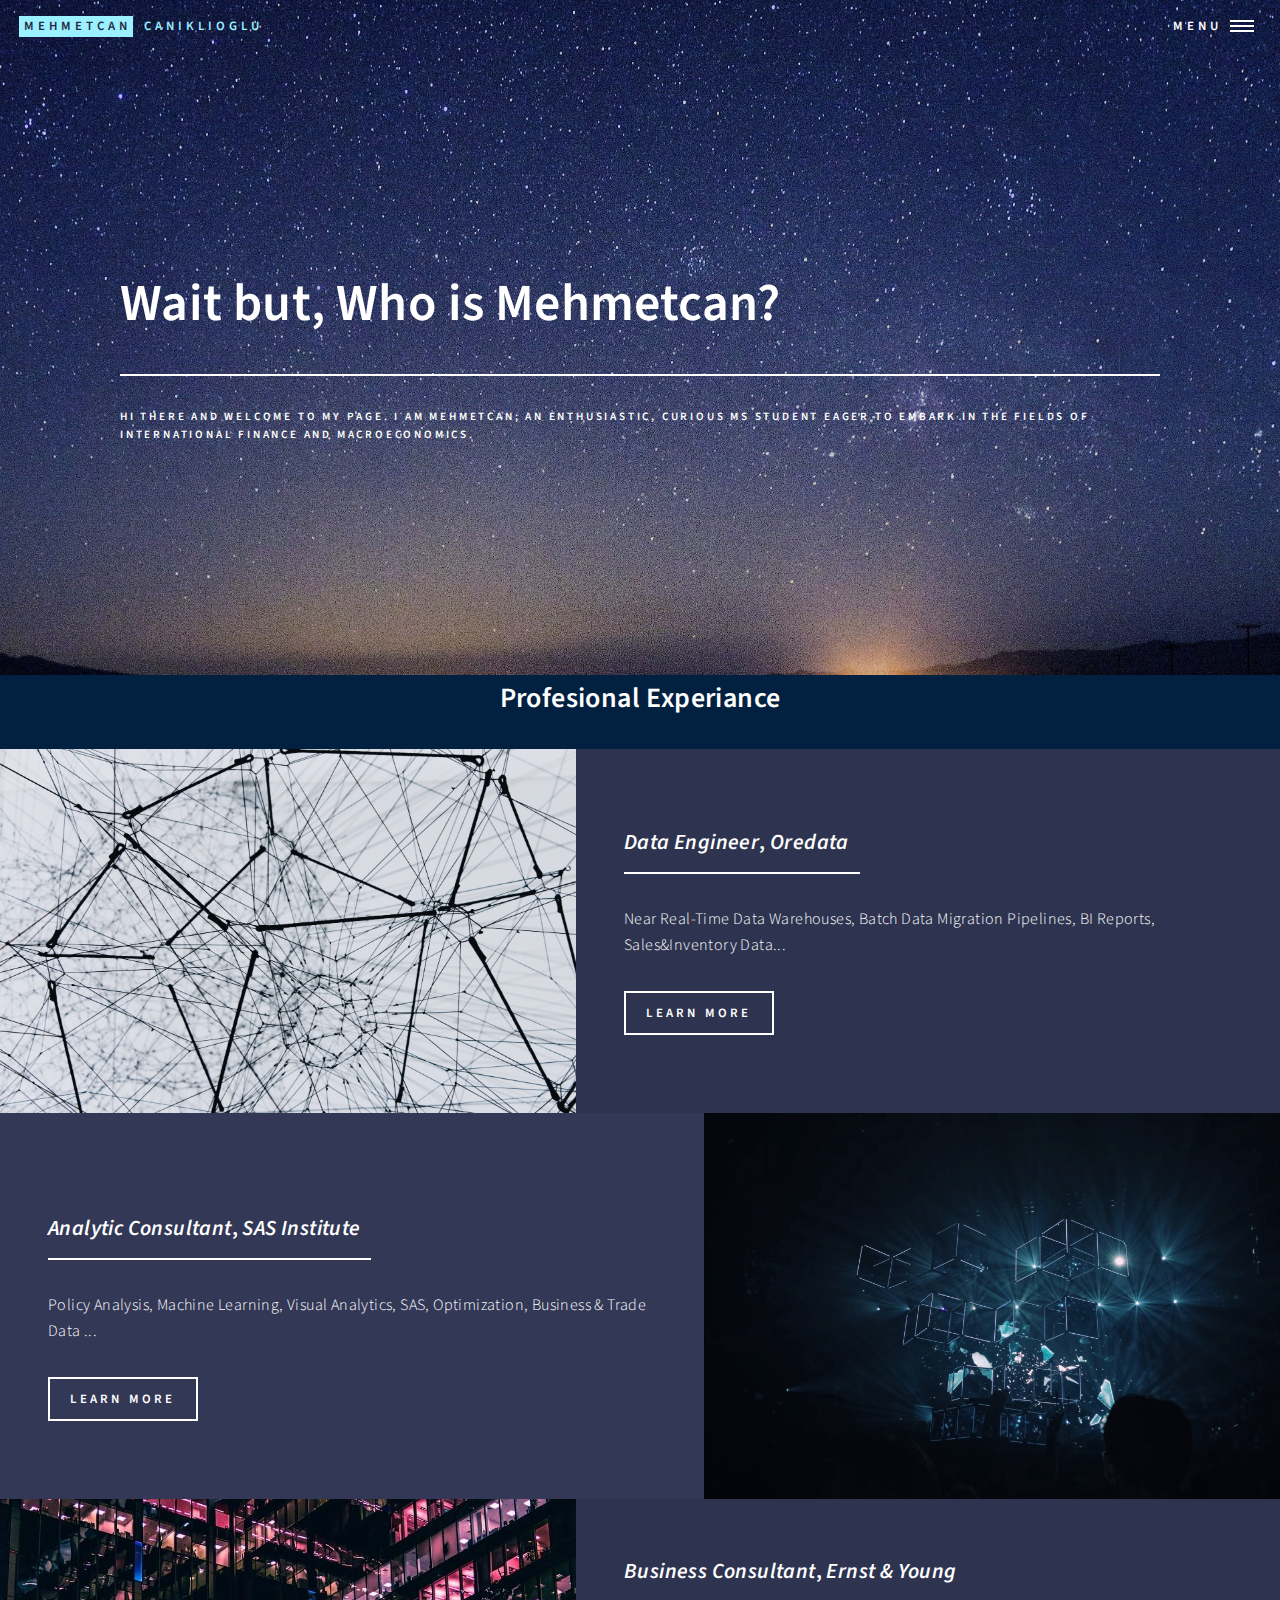
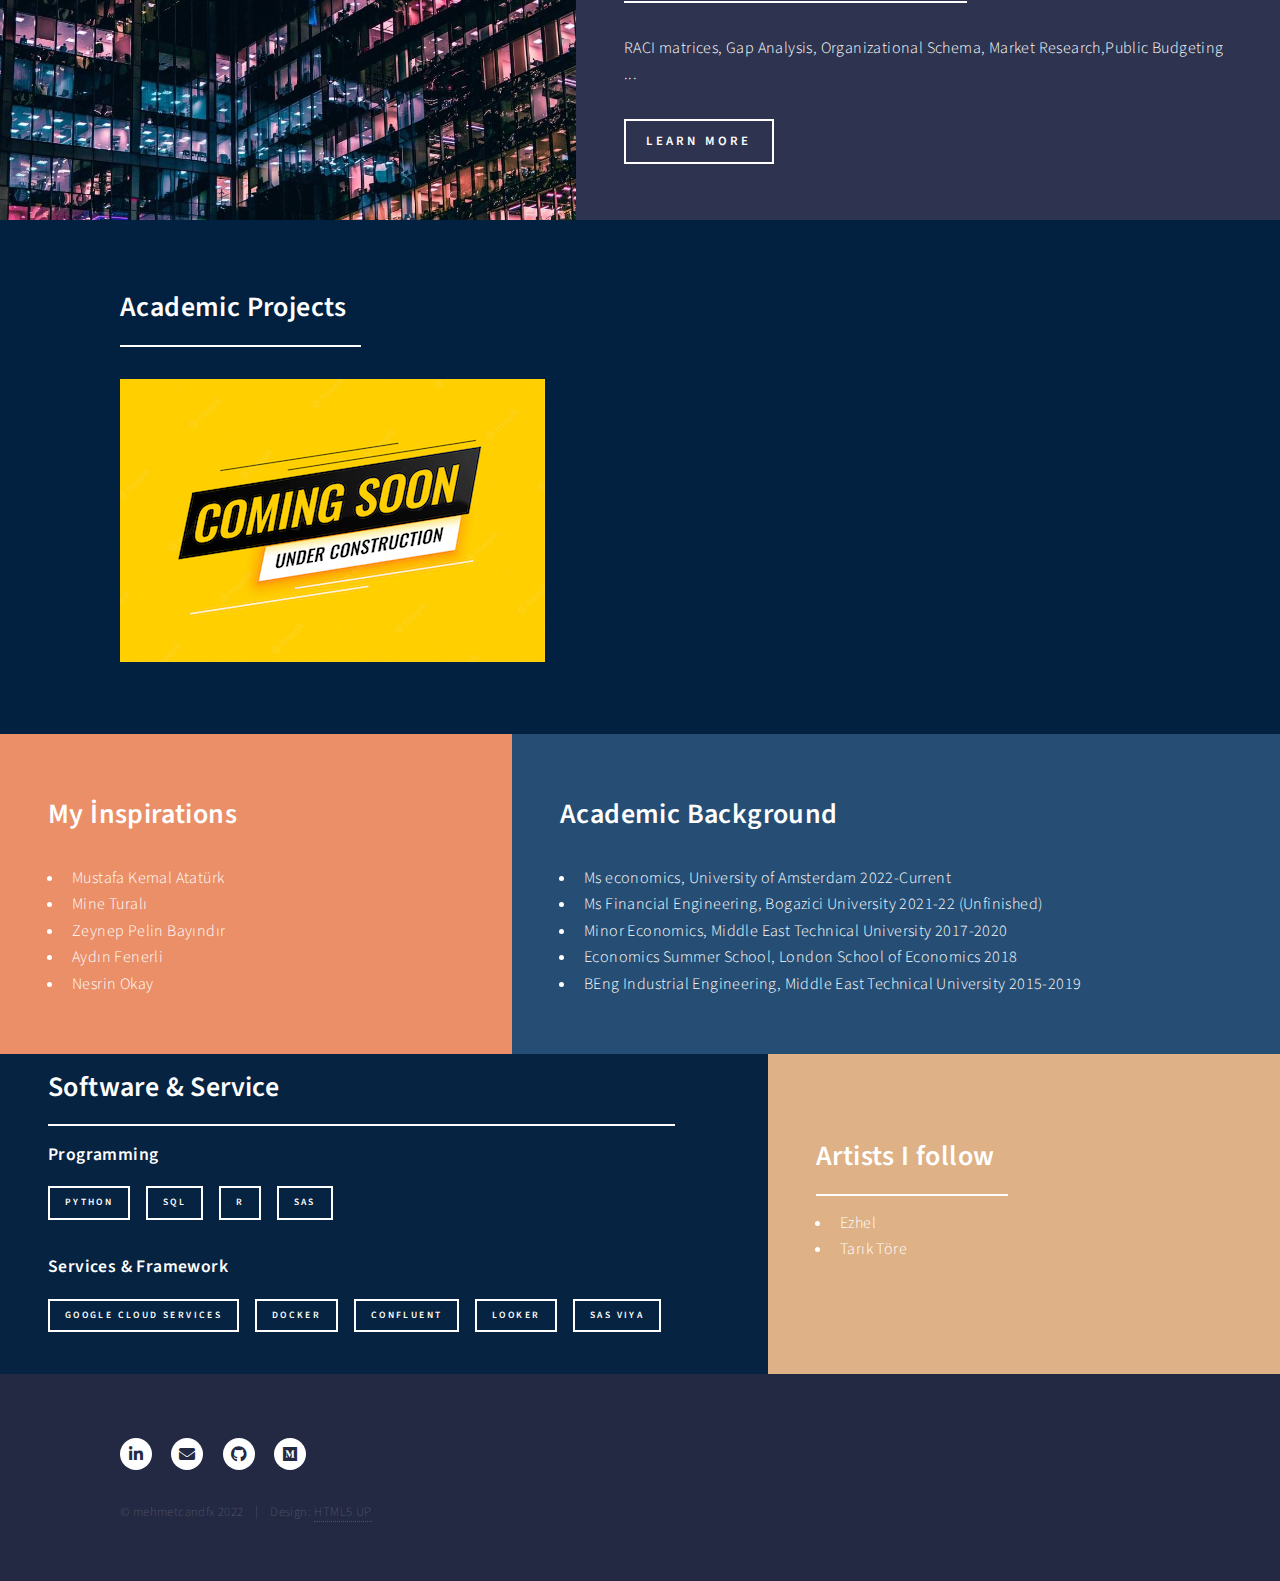
<file: index.html>
<!DOCTYPE HTML>
<!--
	Forty by HTML5 UP
	html5up.net | @ajlkn
	Free for personal and commercial use under the CCA 3.0 license (html5up.net/license)
-->
<html>
	<head>
		<title>Mehmetcan Caniklioglu</title>
		<style>
			.tab1 {
				tab-size: 2;
			}
		</style>
		<meta charset="utf-8" />
		<meta name="viewport" content="width=device-width, initial-scale=1, user-scalable=no" />
		<link rel="stylesheet" href="assets/css/main.css" />
		<noscript><link rel="stylesheet" href="assets/css/noscript.css" /></noscript>
	</head>
	<body class="is-preload">
		<!-- Wrapper -->
			<div id="wrapper">
				<!-- Header -->
					<header id="header" class="alt">
						<a href="index.html" class="logo"><strong>Mehmetcan</strong> <span>Caniklioglu</span></a>
						<nav>
							<a href="#menu">Menu</a>
						</nav>
					</header>

				<!-- Menu -->
				<nav id="menu">
					<ul class="links">
						<li><a href="index.html">Home</a></li>
						<li><a href="Professional.html">Professional</a></li>
						<li><a href="generic.html">Academic</a></li>
					</ul>
				</nav>


				<!-- Banner -->
					<section id="banner" class="major">
						<div class="inner">
							<header class="major">
								<h1>Wait but, Who is Mehmetcan?</h1>
							</header>
							<div class="content">
								<p>Hi there and welcome to my page. I am Mehmetcan; an enthusiastic, curious  
									MS Student eager to embark in the fields of international finance and macroeconomics. 
								</p>
							</div>
						</div>
					</section>

				<!-- Main -->
					<div id="main">
						<!-- zero -->
						<section id="zero">
									<h2 style="text-align:center;"> <b>Profesional Experiance</b></h2>
						</section>
						<!-- one -->
						<section id="one" class="spotlights">
							<section>
								<a href="generic.html" class="image">
									<img src="images/Job_Pic1.jpg" alt="" data-position="center center" />
								</a>
								<div class="content">
									<div class="inner">
										<header class="major">
											<h3><em>Data Engineer</em>, <i>Oredata</i></h3>
										</header>
										<p>
											Near Real-Time Data Warehouses, Batch Data Migration Pipelines, BI Reports, Sales&Inventory Data...
										</p>
										<ul class="actions">
											<li><a href="Job_Oredata.html" class="button">Learn more</a></li>
										</ul>
									</div>
								</div>
							</section>
							<section>
								<a href="generic.html" class="image">
									<img src="images/Job_Pic2.jpg" alt="" data-position="top center" />
								</a>
								<div class="content">
									<div class="inner">
										<h3 style="text-align:right;" ></h3>
										<header class="major">
											<h3><em>Analytic Consultant</em>, <i>SAS Institute</i></h3>
										</header>
										<p>
											Policy Analysis, Machine Learning, Visual Analytics, SAS, Optimization, Business & Trade Data ...
										</p>
										<ul class="actions">
											<li><a href="Job_SAS.html" class="button">Learn more</a></li>
										</ul>
									</div>
								</div>
							</section>
							<section>
								<a href="generic.html" class="image">
									<img src="images/Job_Pic3.jpg" alt="" data-position="25% 25%" />
								</a>
								<div class="content">
									<div class="inner">
										<header class="major">
											<h3><em>Business Consultant</em>, <i>Ernst & Young</i></h3>
										</header>
										<p>
											RACI matrices, Gap Analysis, Organizational Schema, Market Research,Public Budgeting ...
										</p>
										<ul class="actions">
											<li><a href="Job_EY.html" class="button">Learn more</a></li>
										</ul>
									</div>
								</div>
							</section>
						</section>


						<section id="two">
							<div class="inner">
								<header class="major">
									<h2>Academic Projects</h2>
								</header>
								<span class="image">
									<img src="images/UCv2.png" alt="" />
								</span>
							<!--
								<ul class="actions">
									<li><a href="landing.html" class="button next">Learn More</a></li>
								</ul>
							-->
							</div>
						</section>						
						
						<!-- two -->
							<section id="three" class="tiles">
								<article>
									<span class="image">
										<img src="images/pic01.jpg" alt="" />
									</span>
									<header>
										<h3>My İnspirations</h3>
										<ul>
											<a href='https://www.britannica.com/biography/Kemal-Ataturk' target="_blank" rel="noopener noreferrer"><li>Mustafa Kemal Atatürk</li></a>
											<a href='https://www.linkedin.com/in/mine-tural%C4%B1/?originalSubdomain=tr' target="_blank" rel="noopener noreferrer"><li>Mine Turalı</li></a>
											<a href='https://scholar.google.com/citations?user=Tow0OlEAAAAJ&hl=en' target="_blank" rel="noopener noreferrer"><li>Zeynep Pelin Bayındır</li></a>
											<a href='https://www.linkedin.com/in/aydinfenerli/' target="_blank" rel="noopener noreferrer"><li>Aydın Fenerli</li></la>
											<a href='https://scholar.google.com.tr/citations?user=LKPAgiQAAAAJ&hl=en' target="_blank" rel="noopener noreferrer"><li>Nesrin Okay</li></a>
										</ul>
									</header>
								</article>
								<article>
									<span class="image">
										<img src="images/pic02.jpg" alt="" />
									</span>
									<header >
										<h3 style="text-align:Top;" >Academic Background</h3>
										<ul>
											<a href="https://ase.uva.nl/content/masters/economics-international-finance-and-trade/economics-international-finance-and-trade.html" target="_blank" rel="noopener noreferrer"><li>Ms economics, University of Amsterdam 2022-Current</li></a>
											<a href="https://fe.boun.edu.tr/" target="_blank" rel="noopener noreferrer"><li>Ms Financial Engineering, Bogazici University 2021-22 (Unfinished)</li></a>
											<a href="https://econ.metu.edu.tr/en/minorprogram" target="_blank" rel="noopener noreferrer"><li>Minor Economics, Middle East Technical University 2017-2020</li></a>
											<a href="https://www.lse.ac.uk/study-at-lse/summer-schools/summer-school/about-summer-school" target="_blank" rel="noopener noreferrer"><li>Economics Summer School, London School of Economics 2018</li></la>
											<a href="https://ie.metu.edu.tr/en" target="_blank" rel="noopener noreferrer"><li>BEng Industrial Engineering, Middle East Technical University 2015-2019</li></a>
										</ul>
									</header>
								</article>
								<article>
									<span class="image">
										<img src="images/pic03.jpg" alt="" />
									</span>
									<header class="major">
										<h3>Software & Service</h3>
										<h4>Programming</h4>
										<ul class="actions small">
											<li><a href="#" class="button small">Python</a></li>
											<li><a href="#" class="button small">SQL</a></li>
											<li><a href="#" class="button small">R</a></li>
											<li><a href="#" class="button small">SAS</a></li>
										</ul>
										<h4>Services & Framework</h4>
										<ul class="actions small">
											<li><a href="#" class="button small">Google Cloud Services</a></li>
											<li><a href="#" class="button small">Docker</a></li>
											<li><a href="#" class="button small">Confluent</a></li>
											<li><a href="#" class="button small">Looker</a></li>
											<li><a href="#" class="button small">SAS Viya</a></li>
										</ul>
									</header>
								</article>
								<article>
									<span class="image">
										<img src="images/pic04.jpg" alt="" />
									</span>
									<header class="major">
										<h3>Artists I follow</h3>
										<ul>
											<a href="https://open.spotify.com/artist/6LnJKrtFnTEGdbWQ2riWCL?autoplay=true"  target="_blank" rel="noopener noreferrer"><li>Ezhel</li></a>
											<a href="https://www.pilevneli.com/artists/30-tarik-tore/overview/"  target="_blank" rel="noopener noreferrer"><li>Tarık Töre</li></a>
										</ul>
									</header>
								</article>
<!---								<article>
									<span class="image">
										<img src="images/pic05.jpg" alt="" />
									</span>
									<header class="major">
										<h3></h3>

									</header>
								</article> -->
								<!-- <article>
									<span class="image">
										<img src="images/pic06.jpg" alt="" />
									</span>
									<header class="major">
										<h3><a href="landing.html" class="link">This Months read List</a></h3>
										<table>
											<thead>
												<tr>
													<th>Book-Arcticle</th>
													<th>Author</th>
												</tr>
											</thead>
											<tbody>
												<tr>
													<td>Beyond the Mundell-Fleming Model</td>
													<td>Maurice Obstfeld</td>
												</tr>
												<tr>
													<td>Modern Macroeconomics</td>
													<td>Snowdon & Vane</td>
												</tr>
												<tr>
													<td>Tale of Two Cities</td>
													<td>Charles Dickens</td>
												</tr>
											</tbody>
										</table>
									</header>
								</article>
							</section>
->
						<!-- three -->

					</div>

				<!-- Footer -->
				<footer id="footer">
					<div class="inner">
						<ul class="icons">
							<li><a href="https://www.linkedin.com/in/mehmetcan-caniklioglu/" class="icon brands alt fa-linkedin-in" target="_blank" rel="noopener noreferrer"><span class="label">LinkedIn</span></a></li>
							<li><a href="mcanikli@gmail.com" class="icon solid alt fa-envelope" target="_blank" rel="noopener noreferrer"><span class="label">Mail</span></a></li>
							<li><a href="https://github.com/mehmetcandfx" class="icon brands alt fa-github" target="_blank" rel="noopener noreferrer"><span class="label">GitHub</span></a></li>
							<li><a href="https://medium.com/@mehmetcandfx" class="icon brands alt fa-medium" target="_blank" rel="noopener noreferrer"><span class="label">Medium</span></a></li>
						</ul>
						<ul class="copyright">
							<li>&copy; mehmetcandfx 2022</li><li>Design: <a href="https://html5up.net" target="_blank" rel="noopener noreferrer">HTML5 UP</li>
						</ul>
					</div>
				</footer>

			</div>

		<!-- Scripts -->
			<script src="assets/js/jquery.min.js"></script>
			<script src="assets/js/jquery.scrolly.min.js"></script>
			<script src="assets/js/jquery.scrollex.min.js"></script>
			<script src="assets/js/browser.min.js"></script>
			<script src="assets/js/breakpoints.min.js"></script>
			<script src="assets/js/util.js"></script>
			<script src="assets/js/main.js"></script>

	</body>
</html>
</file>
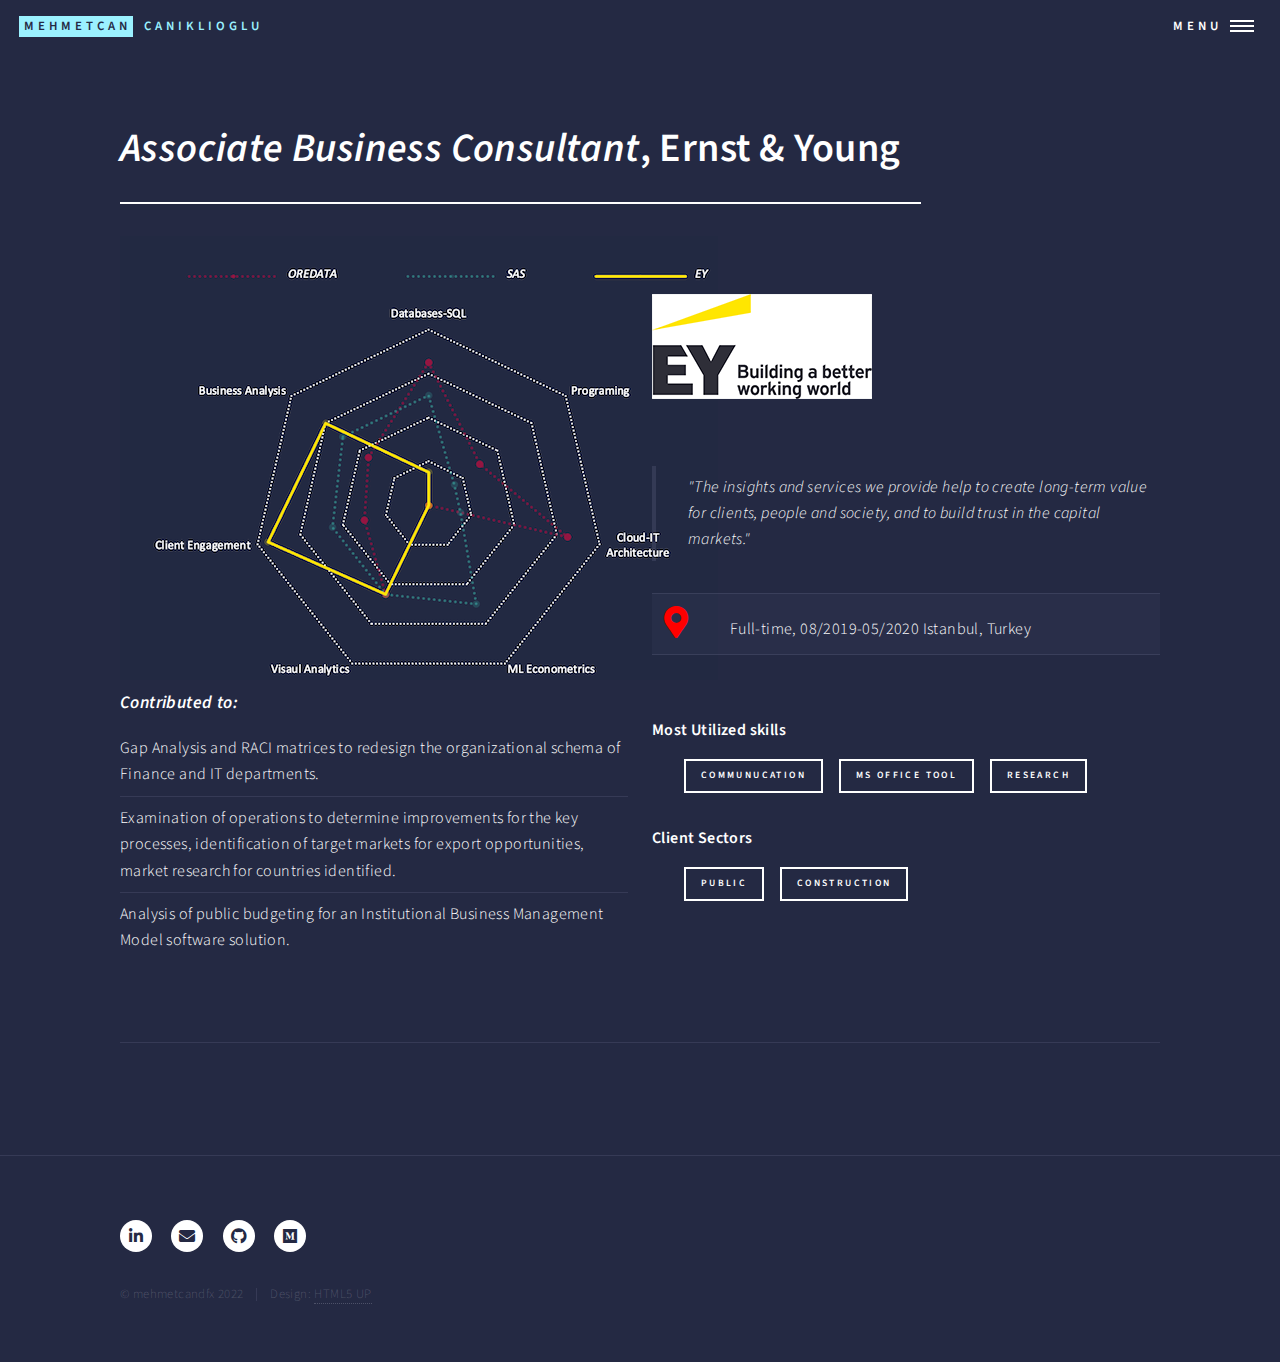
<file: Job_EY.html>
<!DOCTYPE HTML>
<!--
	Forty by HTML5 UP
	html5up.net | @ajlkn
	Free for personal and commercial use under the CCA 3.0 license (html5up.net/license)
-->
<html>
	<head>
		<title>EY</title>
		<style>
			.tab1 {
				tab-size: 2;
			}
		</style>
		<meta charset="utf-8" />
		<meta name="viewport" content="width=device-width, initial-scale=1, user-scalable=no" />
		<link rel="stylesheet" href="assets/css/main.css" />
		<noscript><link rel="stylesheet" href="assets/css/noscript.css" /></noscript>
	</head>
	<body class="is-preload">

		<!-- Wrapper -->
		<div id="wrapper">
			<!-- Header -->
				<header id="header" class="alt">
					<a href="index.html" class="logo"><strong>Mehmetcan</strong> <span>Caniklioglu</span></a>
					<nav>
						<a href="#menu">Menu</a>
					</nav>
				</header>

				<!-- Menu -->
					<nav id="menu">
						<ul class="links">
							<li><a href="index.html">Home</a></li>
							<li><a href="Professional.html">Professional</a></li>
							<li><a href="generic.html">Academic</a></li>
						</ul>
					</nav>

				<!-- Main -->
				<div id="main" class="alt">
					
					<!-- One -->
						<section id="one">
							<div class="inner">
								<header class="major">
									<h1><em>Associate Business Consultant</em>, Ernst & Young</h1>
								</header>
							
								<!-- Content -->
								  <div class="row">
										<div class="col-6 col-12-small">
											<img src="images/Spider_EY.png" alt="" />
										</div>
										<div class="col-6 col-12-small">							
												<span class="image">
													<img src="images/Logo_EY.png"/>
												</span>
											<blockquote>"The insights and services we provide help to create long-term value for clients, people and society, and to build trust in the capital markets."</blockquote>
											<table>
												<tbody>
													<tr>
														<td><i class="fas fa-map-marker-alt" style="font-size:32px;color:red;"></i></td>
														<td>Full-time, 08/2019-05/2020 Istanbul, Turkey</td>
													</tr>
												</tbody>
											</table>
										</div>
										<!-- Break -->
										<div class="col-6 col-12-small">

											<h4><i>Contributed to:</i></h4>
											<ul class="alt">
												<li>Gap Analysis and RACI matrices to redesign the organizational schema of Finance and IT departments.</li>
												<li>Examination of operations to determine improvements for the key processes, identification of  target markets for export opportunities, market research for countries identified.</li>
												<li>Analysis of public budgeting for an Institutional Business Management Model software solution.</li>
											</ul>
										</div>
										<dl>
											<dt>Most Utilized skills</dt>
											<dd>
												<ul class="actions small">
													<li><a href="#" class="button small">Communucation</a></li>
													<li><a href="#" class="button small">MS Office tool</a></li>
													<li><a href="#" class="button small">Research</a></li>
												</ul>
											</dd>
											<dt>Client Sectors</dt>
											<dd>
												<ul class="actions small">
													<li><a href="#" class="button small">Public</a></li>
													<li><a href="#" class="button small">Construction</a></li>
												</ul>
											</dd>
										</dl>
									</div>
								
								<hr class="major" />
								
							</div>
						</section>
					
				</div>


				<!-- Footer -->
				<footer id="footer">
					<div class="inner">
						<ul class="icons">
							<li><a href="https://www.linkedin.com/in/mehmetcan-caniklioglu/" class="icon brands alt fa-linkedin-in" target="_blank" rel="noopener noreferrer"><span class="label">LinkedIn</span></a></li>
							<li><a href="mcanikli@gmail.com" class="icon solid alt fa-envelope" target="_blank" rel="noopener noreferrer"><span class="label">Mail</span></a></li>
							<li><a href="https://github.com/mehmetcandfx" class="icon brands alt fa-github" target="_blank" rel="noopener noreferrer"><span class="label">GitHub</span></a></li>
							<li><a href="https://medium.com/@mehmetcandfx" class="icon brands alt fa-medium" target="_blank" rel="noopener noreferrer"><span class="label">Medium</span></a></li>
						</ul>
						<ul class="copyright">
							<li>&copy; mehmetcandfx 2022</li><li>Design: <a href="https://html5up.net" target="_blank" rel="noopener noreferrer">HTML5 UP</li>
						</ul>
					</div>
				</footer>

		<!-- Scripts -->
			<script src="assets/js/jquery.min.js"></script>
			<script src="assets/js/jquery.scrolly.min.js"></script>
			<script src="assets/js/jquery.scrollex.min.js"></script>
			<script src="assets/js/browser.min.js"></script>
			<script src="assets/js/breakpoints.min.js"></script>
			<script src="assets/js/util.js"></script>
			<script src="assets/js/main.js"></script>

	</body>
</html>
</file>
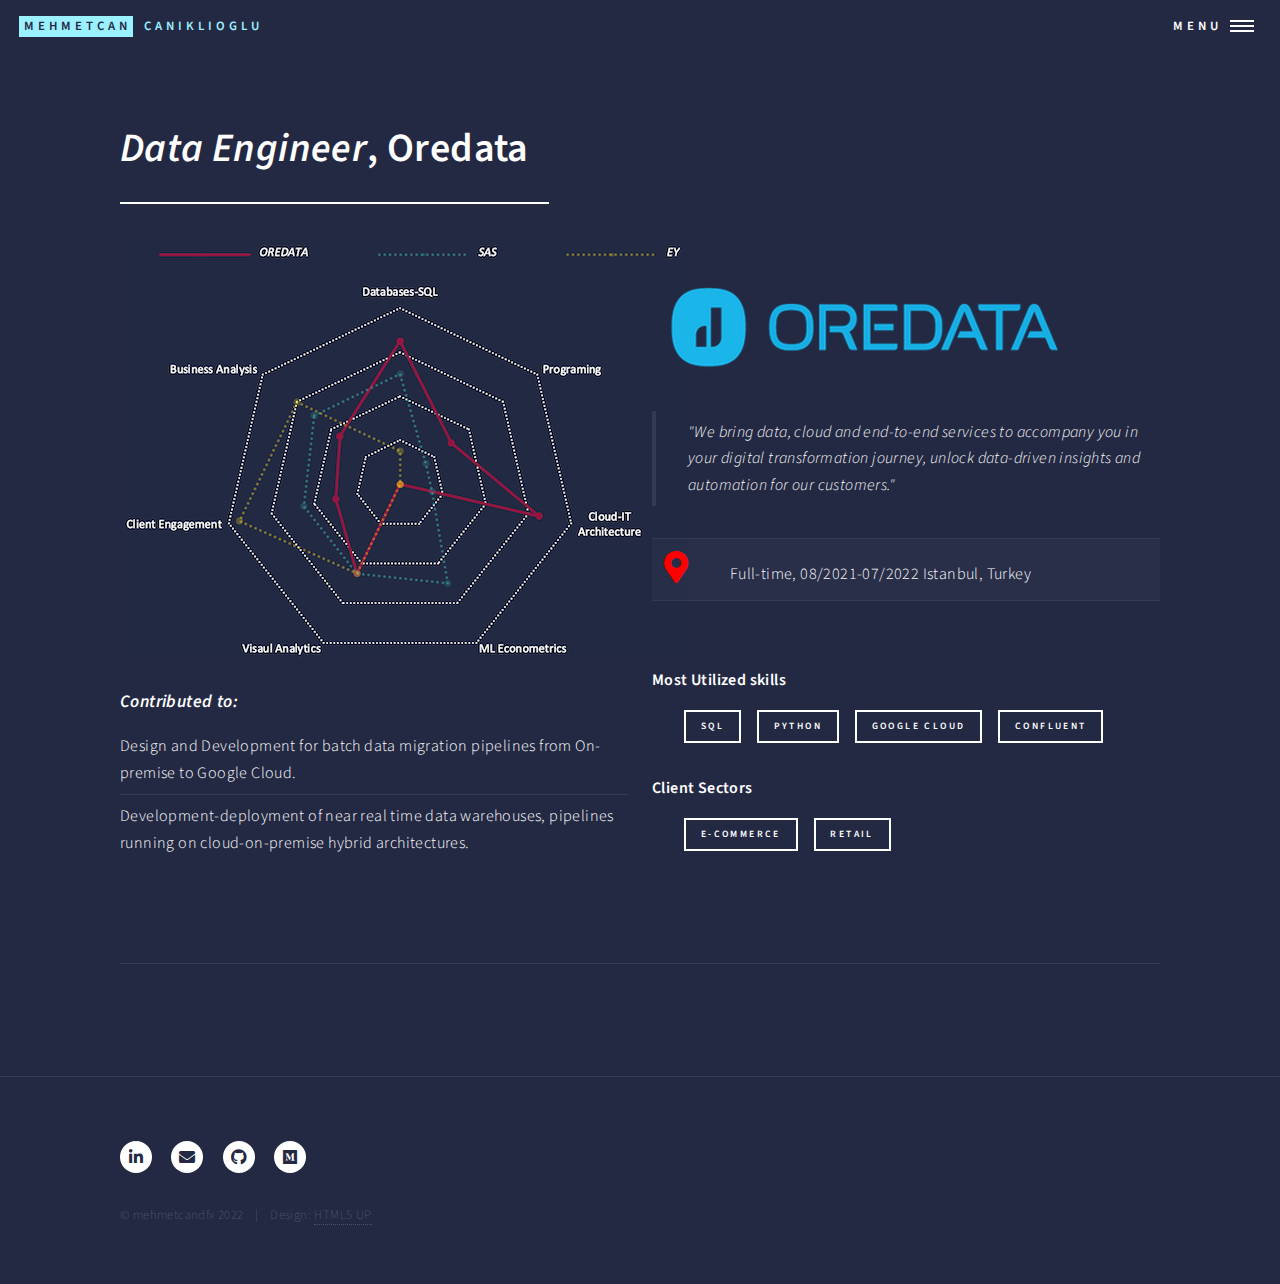
<file: Job_Oredata.html>
<!DOCTYPE HTML>
<!--
	Forty by HTML5 UP
	html5up.net | @ajlkn
	Free for personal and commercial use under the CCA 3.0 license (html5up.net/license)
-->
<html>
	<head>
		<title>Oredata</title>
		<style>
			.tab1 {
				tab-size: 2;
			}
		</style>
		<meta charset="utf-8" />
		<meta name="viewport" content="width=device-width, initial-scale=1, user-scalable=no" />
		<link rel="stylesheet" href="assets/css/main.css" />
		<noscript><link rel="stylesheet" href="assets/css/noscript.css" /></noscript>
	</head>
	<body class="is-preload">

		<!-- Wrapper -->
		<div id="wrapper">
			<!-- Header -->
				<header id="header" class="alt">
					<a href="index.html" class="logo"><strong>Mehmetcan</strong> <span>Caniklioglu</span></a>
					<nav>
						<a href="#menu">Menu</a>
					</nav>
				</header>

				<!-- Menu -->
					<nav id="menu">
						<ul class="links">
							<li><a href="index.html">Home</a></li>
							<li><a href="Professional.html">Professional</a></li>
							<li><a href="generic.html">Academic</a></li>
						</ul>
					</nav>

				<!-- Main -->
				<div id="main" class="alt">
					
					<!-- One -->
						<section id="one">
							<div class="inner">
								<header class="major">
									<h1><em>Data Engineer</em>, Oredata</h1>
								</header>
							
								<!-- Content -->
								  <div class="row">
										<div class="col-6 col-12-small">
											<img src="images/Spider_Oredata.png" alt="" />
										</div>
										<div class="col-6 col-12-small">
											<h3>									
												<span class="image">
													<img src="images/Logo_Oredata.png" alt="" />
												</span>
											</h3>
											<blockquote>"We bring data, cloud and end-to-end services to accompany you in your digital transformation journey, unlock data-driven insights and automation for our customers."</blockquote>
											<table>
												<tbody>
													<tr>
														<td><i class="fas fa-map-marker-alt" style="font-size:32px;color:red;"></i></td>
														<td>Full-time, 08/2021-07/2022 Istanbul, Turkey</td>
													</tr>
												</tbody>
											</table>
										</div>
										<!-- Break -->
										<div class="col-6 col-12-small">

											<h4><i>Contributed to:</i></h4>
											<ul class="alt">
												<li>Design and Development for batch data migration pipelines from On-premise to Google Cloud.</li>
												<li>Development-deployment of near real time data warehouses, pipelines running on cloud-on-premise hybrid architectures.</li>
											</ul>
										</div>
										<dl>
											<dt>Most Utilized skills</dt>
											<dd>
												<ul class="actions small">
													<li><a href="#" class="button small">SQL</a></li>
													<li><a href="#" class="button small">Python</a></li>
													<li><a href="#" class="button small">Google Cloud</a></li>
													<li><a href="#" class="button small">Confluent</a></li>
												</ul>
											</dd>
											<dt>Client Sectors</dt>
											<dd>
												<ul class="actions small">
													<li><a href="#" class="button small">e-commerce</a></li>
													<li><a href="#" class="button small">retail</a></li>
												</ul>
											</dd>
										</dl>
									</div>
								
								<hr class="major" />
								
							</div>
						</section>
					
				</div>


				<!-- Footer -->
				<footer id="footer">
					<div class="inner">
						<ul class="icons">
							<li><a href="https://www.linkedin.com/in/mehmetcan-caniklioglu/" class="icon brands alt fa-linkedin-in" target="_blank" rel="noopener noreferrer"><span class="label">LinkedIn</span></a></li>
							<li><a href="mcanikli@gmail.com" class="icon solid alt fa-envelope" target="_blank" rel="noopener noreferrer"><span class="label">Mail</span></a></li>
							<li><a href="https://github.com/mehmetcandfx" class="icon brands alt fa-github" target="_blank" rel="noopener noreferrer"><span class="label">GitHub</span></a></li>
							<li><a href="https://medium.com/@mehmetcandfx" class="icon brands alt fa-medium" target="_blank" rel="noopener noreferrer"><span class="label">Medium</span></a></li>
						</ul>
						<ul class="copyright">
							<li>&copy; mehmetcandfx 2022</li><li>Design: <a href="https://html5up.net" target="_blank" rel="noopener noreferrer">HTML5 UP</li>
						</ul>
					</div>
				</footer>

		<!-- Scripts -->
			<script src="assets/js/jquery.min.js"></script>
			<script src="assets/js/jquery.scrolly.min.js"></script>
			<script src="assets/js/jquery.scrollex.min.js"></script>
			<script src="assets/js/browser.min.js"></script>
			<script src="assets/js/breakpoints.min.js"></script>
			<script src="assets/js/util.js"></script>
			<script src="assets/js/main.js"></script>

	</body>
</html>
</file>
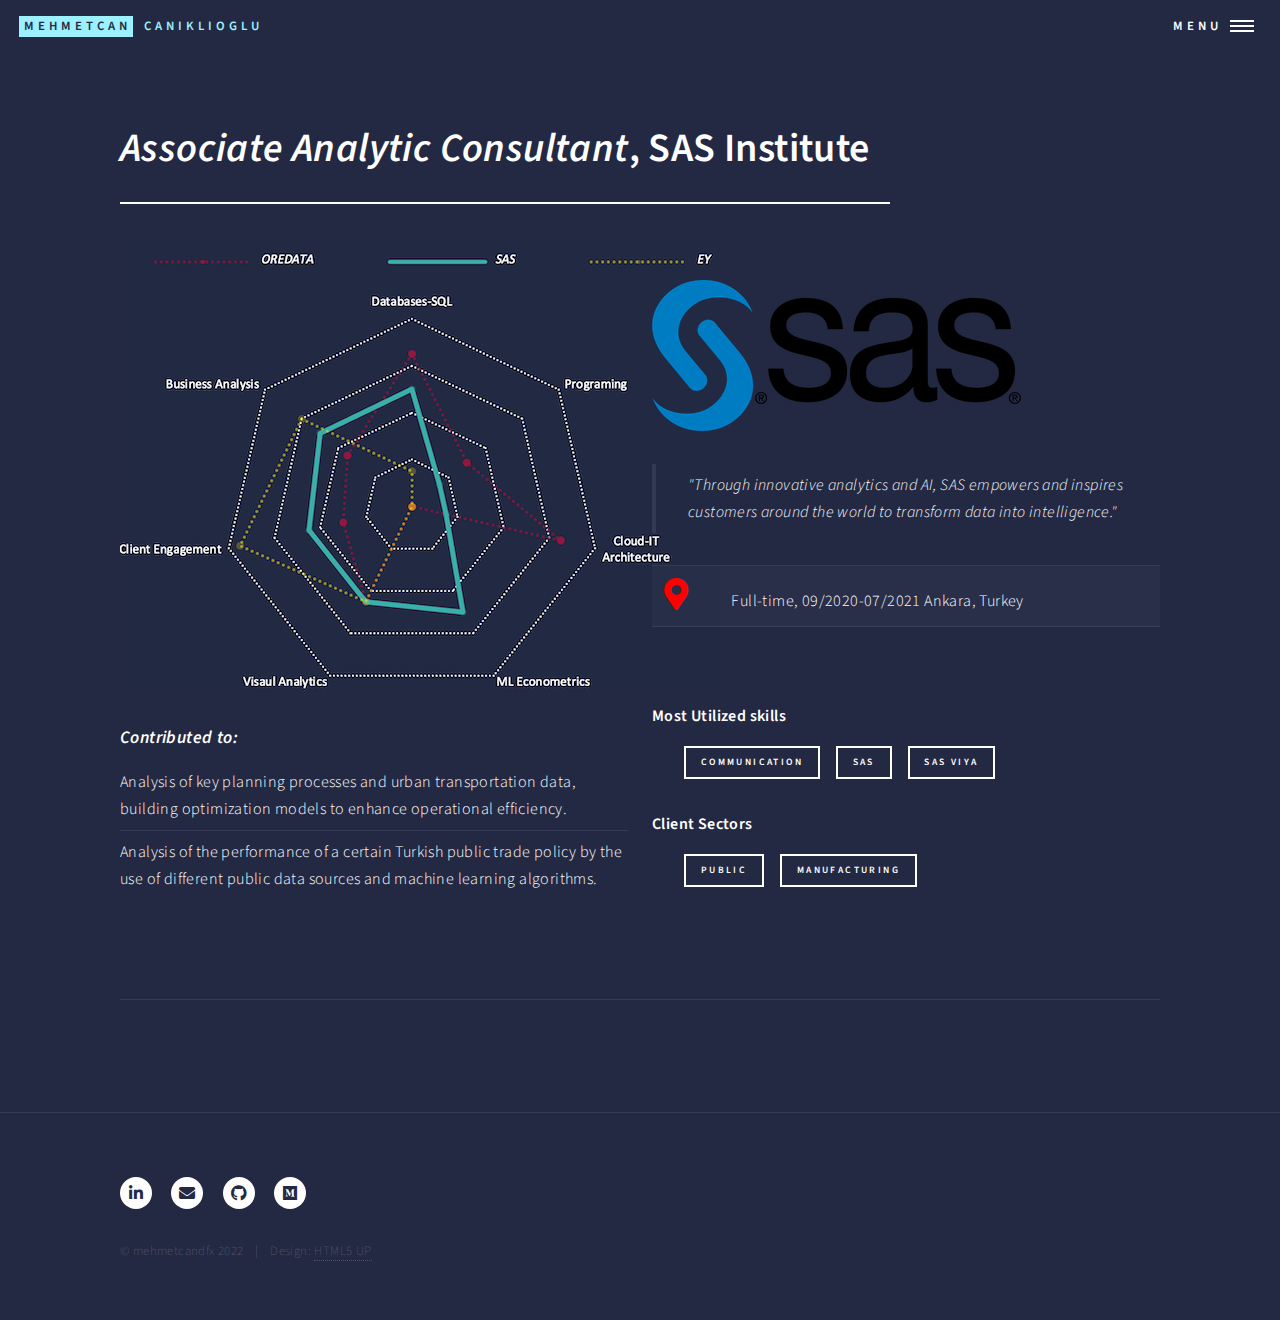
<file: Job_SAS.html>
<!DOCTYPE HTML>
<!--
	Forty by HTML5 UP
	html5up.net | @ajlkn
	Free for personal and commercial use under the CCA 3.0 license (html5up.net/license)
-->
<html>
	<head>
		<title>SAS</title>
		<style>
			.tab1 {
				tab-size: 2;
			}
		</style>
		<meta charset="utf-8" />
		<meta name="viewport" content="width=device-width, initial-scale=1, user-scalable=no" />
		<link rel="stylesheet" href="assets/css/main.css" />
		<noscript><link rel="stylesheet" href="assets/css/noscript.css" /></noscript>
	</head>
	<body class="is-preload">

		<!-- Wrapper -->
		<div id="wrapper">
			<!-- Header -->
				<header id="header" class="alt">
					<a href="index.html" class="logo"><strong>Mehmetcan</strong> <span>Caniklioglu</span></a>
					<nav>
						<a href="#menu">Menu</a>
					</nav>
				</header>

				<!-- Menu -->
					<nav id="menu">
						<ul class="links">
							<li><a href="index.html">Home</a></li>
							<li><a href="Professional.html">Professional</a></li>
							<li><a href="generic.html">Academic</a></li>
						</ul>
					</nav>

				<!-- Main -->
				<div id="main" class="alt">
					
					<!-- One -->
						<section id="one">
							<div class="inner">
								<header class="major">
									<h1><em>Associate Analytic Consultant</em>, SAS Institute</h1>
								</header>
							
								<!-- Content -->
								  <div class="row">
										<div class="col-6 col-12-small">
											<img src="images/Spider_SAS.png" alt="" />
										</div>
										<div class="col-6 col-12-small">
											<h3>									
												<span class="image">
													<img src="images/Logo_SAS.png" alt="" />
												</span>
											</h3>
											<blockquote>"Through innovative analytics and AI, SAS empowers and inspires customers around the world to transform data into intelligence."</blockquote>
											<table>
												<tbody>
													<tr>
														<td><i class="fas fa-map-marker-alt" style="font-size:32px;color:red;"></i></td>
														<td>Full-time, 09/2020-07/2021 Ankara, Turkey</td>
													</tr>
												</tbody>
											</table>
										</div>
										<!-- Break -->
										<div class="col-6 col-12-small">

											<h4><i>Contributed to:</i></h4>
											<ul class="alt">
												<li>Analysis of key planning processes and urban transportation data, building optimization models to enhance operational efficiency.</li>
												<li>Analysis of  the performance of a certain Turkish public trade policy by the use of different public data sources and machine learning algorithms.</li>
											</ul>
										</div>
										<dl>
											<dt>Most Utilized skills</dt>
											<dd>
												<ul class="actions small">
													<li><a href="#" class="button small">Communication</a></li>
													<li><a href="#" class="button small">SAS</a></li>
													<li><a href="#" class="button small">SAS Viya</a></li>
												</ul>
											</dd>
											<dt>Client Sectors</dt>
											<dd>
												<ul class="actions small">
													<li><a href="#" class="button small">Public</a></li>
													<li><a href="#" class="button small">Manufacturing</a></li>
												</ul>
											</dd>
										</dl>
									</div>
								
								<hr class="major" />
								
							</div>
						</section>
					
				</div>


				<!-- Footer -->
				<footer id="footer">
					<div class="inner">
						<ul class="icons">
							<li><a href="https://www.linkedin.com/in/mehmetcan-caniklioglu/" class="icon brands alt fa-linkedin-in" target="_blank" rel="noopener noreferrer"><span class="label">LinkedIn</span></a></li>
							<li><a href="mcanikli@gmail.com" class="icon solid alt fa-envelope" target="_blank" rel="noopener noreferrer"><span class="label">Mail</span></a></li>
							<li><a href="https://github.com/mehmetcandfx" class="icon brands alt fa-github" target="_blank" rel="noopener noreferrer"><span class="label">GitHub</span></a></li>
							<li><a href="https://medium.com/@mehmetcandfx" class="icon brands alt fa-medium" target="_blank" rel="noopener noreferrer"><span class="label">Medium</span></a></li>
						</ul>
						<ul class="copyright">
							<li>&copy; mehmetcandfx 2022</li><li>Design: <a href="https://html5up.net" target="_blank" rel="noopener noreferrer">HTML5 UP</li>
						</ul>
					</div>
				</footer>

		<!-- Scripts -->
			<script src="assets/js/jquery.min.js"></script>
			<script src="assets/js/jquery.scrolly.min.js"></script>
			<script src="assets/js/jquery.scrollex.min.js"></script>
			<script src="assets/js/browser.min.js"></script>
			<script src="assets/js/breakpoints.min.js"></script>
			<script src="assets/js/util.js"></script>
			<script src="assets/js/main.js"></script>

	</body>
</html>
</file>
<file: assets/css/noscript.css>
/*
	Forty by HTML5 UP
	html5up.net | @ajlkn
	Free for personal and commercial use under the CCA 3.0 license (html5up.net/license)
*/

/* Banner */

	body.is-preload #banner:after {
		opacity: 0.85;
	}

	body.is-preload #banner > .inner {
		-moz-filter: none;
		-webkit-filter: none;
		-ms-filter: none;
		filter: none;
		-moz-transform: none;
		-webkit-transform: none;
		-ms-transform: none;
		transform: none;
		opacity: 1;
	}
</file>
<file: assets/css/main.css>
@import url(fontawesome-all.min.css);
@import url("https://fonts.googleapis.com/css?family=Source+Sans+Pro:300,300italic,600,600italic");

/*
	Forty by HTML5 UP
	html5up.net | @ajlkn
	Free for personal and commercial use under the CCA 3.0 license (html5up.net/license)
*/

html, body, div, span, applet, object,
iframe, h1, h2, h3, h4, h5, h6, p, blockquote,
pre, a, abbr, acronym, address, big, cite,
code, del, dfn, em, img, ins, kbd, q, s, samp,
small, strike, strong, sub, sup, tt, var, b,
u, i, center, dl, dt, dd, ol, ul, li, fieldset,
form, label, legend, table, caption, tbody,
tfoot, thead, tr, th, td, article, aside,
canvas, details, embed, figure, figcaption,
footer, header, hgroup, menu, nav, output, ruby,
section, summary, time, mark, audio, video {
	margin: 0;
	padding: 0;
	border: 0;
	font-size: 100%;
	font: inherit;
	vertical-align: baseline;}

article, aside, details, figcaption, figure,
footer, header, hgroup, menu, nav, section {
	display: block;}

body {
	line-height: 1;
}

ol, ul {
	list-style: none;
}

blockquote, q {
	quotes: none;
}

	blockquote:before, blockquote:after, q:before, q:after {
		content: '';
		content: none;
	}

table {
	border-collapse: collapse;
	border-spacing: 0;
}

body {
	-webkit-text-size-adjust: none;
}

mark {
	background-color: transparent;
	color: inherit;
}

input::-moz-focus-inner {
	border: 0;
	padding: 0;
}

input, select, textarea {
	-moz-appearance: none;
	-webkit-appearance: none;
	-ms-appearance: none;
	appearance: none;
}

/* Basic */

	@-ms-viewport {
		width: device-width;
	}

	body {
		-ms-overflow-style: scrollbar;
	}

	@media screen and (max-width: 480px) {

		html, body {
			min-width: 320px;
		}

	}

	html {
		box-sizing: border-box;
	}

	*, *:before, *:after {
		box-sizing: inherit;
	}

	body {
		background: #242943;
	}

		body.is-preload *, body.is-preload *:before, body.is-preload *:after {
			-moz-animation: none !important;
			-webkit-animation: none !important;
			-ms-animation: none !important;
			animation: none !important;
			-moz-transition: none !important;
			-webkit-transition: none !important;
			-ms-transition: none !important;
			transition: none !important;
		}

/* Type */

	body, input, select, textarea {
		color: #ffffff;
		font-family: "Source Sans Pro", Helvetica, sans-serif;
		font-size: 17pt;
		font-weight: 300;
		letter-spacing: 0.025em;
		line-height: 1.65;
	}

		@media screen and (max-width: 1680px) {

			body, input, select, textarea {
				font-size: 14pt;
			}

		}

		@media screen and (max-width: 1280px) {

			body, input, select, textarea {
				font-size: 12pt;
			}

		}

		@media screen and (max-width: 360px) {

			body, input, select, textarea {
				font-size: 11pt;
			}

		}

	a {
		-moz-transition: color 0.2s ease-in-out, border-bottom-color 0.2s ease-in-out;
		-webkit-transition: color 0.2s ease-in-out, border-bottom-color 0.2s ease-in-out;
		-ms-transition: color 0.2s ease-in-out, border-bottom-color 0.2s ease-in-out;
		transition: color 0.2s ease-in-out, border-bottom-color 0.2s ease-in-out;
		border-bottom: dotted 1px;
		color: inherit;
		text-decoration: none;
	}

		a:hover {
			border-bottom-color: transparent;
			color: #9bf1ff !important;
		}

		a:active {
			color: #53e3fb !important;
		}

	strong, b {
		color: #ffffff;
		font-weight: 600;
	}

	em, i {
		font-style: italic;
	}

	p {
		margin: 0 0 2em 0;
	}

	h1, h2, h3, h4, h5, h6 {
		color: #ffffff;
		font-weight: 600;
		line-height: 1.65;
		margin: 0 0 1em 0;
	}

		h1 a, h2 a, h3 a, h4 a, h5 a, h6 a {
			color: inherit;
			border-bottom: 0;
		}

	h1 {
		font-size: 2.5em;
	}

	h2 {
		font-size: 1.75em;
	}

	h3 {
		font-size: 1.35em;
	}

	h4 {
		font-size: 1.1em;
	}

	h5 {
		font-size: 0.9em;
	}

	h6 {
		font-size: 0.7em;
	}

	@media screen and (max-width: 736px) {

		h1 {
			font-size: 2em;
		}

		h2 {
			font-size: 1.5em;
		}

		h3 {
			font-size: 1.25em;
		}

	}

	sub {
		font-size: 0.8em;
		position: relative;
		top: 0.5em;
	}

	sup {
		font-size: 0.8em;
		position: relative;
		top: -0.5em;
	}

	blockquote {
		border-left: solid 4px rgba(212, 212, 255, 0.1);
		font-style: italic;
		margin: 0 0 2em 0;
		padding: 0.5em 0 0.5em 2em;
	}

	code {
		background: rgba(212, 212, 255, 0.035);
		font-family: "Courier New", monospace;
		font-size: 0.9em;
		margin: 0 0.25em;
		padding: 0.25em 0.65em;
	}

	pre {
		-webkit-overflow-scrolling: touch;
		font-family: "Courier New", monospace;
		font-size: 0.9em;
		margin: 0 0 2em 0;
	}

		pre code {
			display: block;
			line-height: 1.75;
			padding: 1em 1.5em;
			overflow-x: auto;
		}

	hr {
		border: 0;
		border-bottom: solid 1px rgba(212, 212, 255, 0.1);
		margin: 2em 0;
	}

		hr.major {
			margin: 3em 0;
		}

	.align-left {
		text-align: left;
	}

	.align-center {
		text-align: center;
	}

	.align-right {
		text-align: right;
	}

/* Row */

	.row {
		display: flex;
		flex-wrap: wrap;
		box-sizing: border-box;
		align-items: stretch;
	}

		.row > * {
			box-sizing: border-box;
		}

		.row.gtr-uniform > * > :last-child {
			margin-bottom: 0;
		}

		.row.aln-left {
			justify-content: flex-start;
		}

		.row.aln-center {
			justify-content: center;
		}

		.row.aln-right {
			justify-content: flex-end;
		}

		.row.aln-top {
			align-items: flex-start;
		}

		.row.aln-middle {
			align-items: center;
		}

		.row.aln-bottom {
			align-items: flex-end;
		}

		.row > .imp {
			order: -1;
		}

		.row > .col-1 {
			width: 8.33333%;
		}

		.row > .off-1 {
			margin-left: 8.33333%;
		}

		.row > .col-2 {
			width: 16.66667%;
		}

		.row > .off-2 {
			margin-left: 16.66667%;
		}

		.row > .col-3 {
			width: 25%;
		}

		.row > .off-3 {
			margin-left: 25%;
		}

		.row > .col-4 {
			width: 33.33333%;
		}

		.row > .off-4 {
			margin-left: 33.33333%;
		}

		.row > .col-5 {
			width: 41.66667%;
		}

		.row > .off-5 {
			margin-left: 41.66667%;
		}

		.row > .col-6 {
			width: 50%;
		}

		.row > .off-6 {
			margin-left: 50%;
		}

		.row > .col-7 {
			width: 58.33333%;
		}

		.row > .off-7 {
			margin-left: 58.33333%;
		}

		.row > .col-8 {
			width: 66.66667%;
		}

		.row > .off-8 {
			margin-left: 66.66667%;
		}

		.row > .col-9 {
			width: 75%;
		}

		.row > .off-9 {
			margin-left: 75%;
		}

		.row > .col-10 {
			width: 83.33333%;
		}

		.row > .off-10 {
			margin-left: 83.33333%;
		}

		.row > .col-11 {
			width: 91.66667%;
		}

		.row > .off-11 {
			margin-left: 91.66667%;
		}

		.row > .col-12 {
			width: 100%;
		}

		.row > .off-12 {
			margin-left: 100%;
		}

		.row.gtr-0 {
			margin-top: 0;
			margin-left: 0em;
		}

			.row.gtr-0 > * {
				padding: 0 0 0 0em;
			}

			.row.gtr-0.gtr-uniform {
				margin-top: 0em;
			}

				.row.gtr-0.gtr-uniform > * {
					padding-top: 0em;
				}

		.row.gtr-25 {
			margin-top: 0;
			margin-left: -0.5em;
		}

			.row.gtr-25 > * {
				padding: 0 0 0 0.5em;
			}

			.row.gtr-25.gtr-uniform {
				margin-top: -0.5em;
			}

				.row.gtr-25.gtr-uniform > * {
					padding-top: 0.5em;
				}

		.row.gtr-50 {
			margin-top: 0;
			margin-left: -1em;
		}

			.row.gtr-50 > * {
				padding: 0 0 0 1em;
			}

			.row.gtr-50.gtr-uniform {
				margin-top: -1em;
			}

				.row.gtr-50.gtr-uniform > * {
					padding-top: 1em;
				}

		.row {
			margin-top: 0;
			margin-left: -2em;
		}

			.row > * {
				padding: 0 0 0 2em;
			}

			.row.gtr-uniform {
				margin-top: -2em;
			}

				.row.gtr-uniform > * {
					padding-top: 2em;
				}

		.row.gtr-150 {
			margin-top: 0;
			margin-left: -3em;
		}

			.row.gtr-150 > * {
				padding: 0 0 0 3em;
			}

			.row.gtr-150.gtr-uniform {
				margin-top: -3em;
			}

				.row.gtr-150.gtr-uniform > * {
					padding-top: 3em;
				}

		.row.gtr-200 {
			margin-top: 0;
			margin-left: -4em;
		}

			.row.gtr-200 > * {
				padding: 0 0 0 4em;
			}

			.row.gtr-200.gtr-uniform {
				margin-top: -4em;
			}

				.row.gtr-200.gtr-uniform > * {
					padding-top: 4em;
				}

		@media screen and (max-width: 1680px) {

			.row {
				display: flex;
				flex-wrap: wrap;
				box-sizing: border-box;
				align-items: stretch;
			}

				.row > * {
					box-sizing: border-box;
				}

				.row.gtr-uniform > * > :last-child {
					margin-bottom: 0;
				}

				.row.aln-left {
					justify-content: flex-start;
				}

				.row.aln-center {
					justify-content: center;
				}

				.row.aln-right {
					justify-content: flex-end;
				}

				.row.aln-top {
					align-items: flex-start;
				}

				.row.aln-middle {
					align-items: center;
				}

				.row.aln-bottom {
					align-items: flex-end;
				}

				.row > .imp-xlarge {
					order: -1;
				}

				.row > .col-1-xlarge {
					width: 8.33333%;
				}

				.row > .off-1-xlarge {
					margin-left: 8.33333%;
				}

				.row > .col-2-xlarge {
					width: 16.66667%;
				}

				.row > .off-2-xlarge {
					margin-left: 16.66667%;
				}

				.row > .col-3-xlarge {
					width: 25%;
				}

				.row > .off-3-xlarge {
					margin-left: 25%;
				}

				.row > .col-4-xlarge {
					width: 33.33333%;
				}

				.row > .off-4-xlarge {
					margin-left: 33.33333%;
				}

				.row > .col-5-xlarge {
					width: 41.66667%;
				}

				.row > .off-5-xlarge {
					margin-left: 41.66667%;
				}

				.row > .col-6-xlarge {
					width: 50%;
				}

				.row > .off-6-xlarge {
					margin-left: 50%;
				}

				.row > .col-7-xlarge {
					width: 58.33333%;
				}

				.row > .off-7-xlarge {
					margin-left: 58.33333%;
				}

				.row > .col-8-xlarge {
					width: 66.66667%;
				}

				.row > .off-8-xlarge {
					margin-left: 66.66667%;
				}

				.row > .col-9-xlarge {
					width: 75%;
				}

				.row > .off-9-xlarge {
					margin-left: 75%;
				}

				.row > .col-10-xlarge {
					width: 83.33333%;
				}

				.row > .off-10-xlarge {
					margin-left: 83.33333%;
				}

				.row > .col-11-xlarge {
					width: 91.66667%;
				}

				.row > .off-11-xlarge {
					margin-left: 91.66667%;
				}

				.row > .col-12-xlarge {
					width: 100%;
				}

				.row > .off-12-xlarge {
					margin-left: 100%;
				}

				.row.gtr-0 {
					margin-top: 0;
					margin-left: 0em;
				}

					.row.gtr-0 > * {
						padding: 0 0 0 0em;
					}

					.row.gtr-0.gtr-uniform {
						margin-top: 0em;
					}

						.row.gtr-0.gtr-uniform > * {
							padding-top: 0em;
						}

				.row.gtr-25 {
					margin-top: 0;
					margin-left: -0.5em;
				}

					.row.gtr-25 > * {
						padding: 0 0 0 0.5em;
					}

					.row.gtr-25.gtr-uniform {
						margin-top: -0.5em;
					}

						.row.gtr-25.gtr-uniform > * {
							padding-top: 0.5em;
						}

				.row.gtr-50 {
					margin-top: 0;
					margin-left: -1em;
				}

					.row.gtr-50 > * {
						padding: 0 0 0 1em;
					}

					.row.gtr-50.gtr-uniform {
						margin-top: -1em;
					}

						.row.gtr-50.gtr-uniform > * {
							padding-top: 1em;
						}

				.row {
					margin-top: 0;
					margin-left: -2em;
				}

					.row > * {
						padding: 0 0 0 2em;
					}

					.row.gtr-uniform {
						margin-top: -2em;
					}

						.row.gtr-uniform > * {
							padding-top: 2em;
						}

				.row.gtr-150 {
					margin-top: 0;
					margin-left: -3em;
				}

					.row.gtr-150 > * {
						padding: 0 0 0 3em;
					}

					.row.gtr-150.gtr-uniform {
						margin-top: -3em;
					}

						.row.gtr-150.gtr-uniform > * {
							padding-top: 3em;
						}

				.row.gtr-200 {
					margin-top: 0;
					margin-left: -4em;
				}

					.row.gtr-200 > * {
						padding: 0 0 0 4em;
					}

					.row.gtr-200.gtr-uniform {
						margin-top: -4em;
					}

						.row.gtr-200.gtr-uniform > * {
							padding-top: 4em;
						}

		}

		@media screen and (max-width: 1280px) {

			.row {
				display: flex;
				flex-wrap: wrap;
				box-sizing: border-box;
				align-items: center;
			}

				.row > * {
					box-sizing: border-box;
				}

				.row.gtr-uniform > * > :last-child {
					margin-bottom: 0;
				}

				.row.aln-left {
					justify-content: center;
				}

				.row.aln-center {
					justify-content: center;
				}

				.row.aln-right {
					justify-content: center;
				}

				.row.aln-top {
					align-items: center;
				}

				.row.aln-middle {
					align-items: center;
				}

				.row.aln-bottom {
					align-items: center;
				}

				.row > .imp-large {
					order: -1;
				}

				.row > .col-1-large {
					width: 8.33333%;
				}

				.row > .off-1-large {
					margin-left: 8.33333%;
				}

				.row > .col-2-large {
					width: 16.66667%;
				}

				.row > .off-2-large {
					margin-left: 16.66667%;
				}

				.row > .col-3-large {
					width: 25%;
				}

				.row > .off-3-large {
					margin-left: 25%;
				}

				.row > .col-4-large {
					width: 33.33333%;
				}

				.row > .off-4-large {
					margin-left: 33.33333%;
				}

				.row > .col-5-large {
					width: 41.66667%;
				}

				.row > .off-5-large {
					margin-left: 41.66667%;
				}

				.row > .col-6-large {
					width: 50%;
				}

				.row > .off-6-large {
					margin-left: 50%;
				}

				.row > .col-7-large {
					width: 58.33333%;
				}

				.row > .off-7-large {
					margin-left: 58.33333%;
				}

				.row > .col-8-large {
					width: 66.66667%;
				}

				.row > .off-8-large {
					margin-left: 66.66667%;
				}

				.row > .col-9-large {
					width: 75%;
				}

				.row > .off-9-large {
					margin-left: 75%;
				}

				.row > .col-10-large {
					width: 83.33333%;
				}

				.row > .off-10-large {
					margin-left: 83.33333%;
				}

				.row > .col-11-large {
					width: 91.66667%;
				}

				.row > .off-11-large {
					margin-left: 91.66667%;
				}

				.row > .col-12-large {
					width: 100%;
				}

				.row > .off-12-large {
					margin-left: 100%;
				}

				.row.gtr-0 {
					margin-top: 0;
					margin-left: 0em;
				}

					.row.gtr-0 > * {
						padding: 0 0 0 0em;
					}

					.row.gtr-0.gtr-uniform {
						margin-top: 0em;
					}

						.row.gtr-0.gtr-uniform > * {
							padding-top: 0em;
						}

				.row.gtr-25 {
					margin-top: 0;
					margin-left: -0.375em;
				}

					.row.gtr-25 > * {
						padding: 0 0 0 0.375em;
					}

					.row.gtr-25.gtr-uniform {
						margin-top: -0.375em;
					}

						.row.gtr-25.gtr-uniform > * {
							padding-top: 0.375em;
						}

				.row.gtr-50 {
					margin-top: 0;
					margin-left: -0.75em;
				}

					.row.gtr-50 > * {
						padding: 0 0 0 0.75em;
					}

					.row.gtr-50.gtr-uniform {
						margin-top: -0.75em;
					}

						.row.gtr-50.gtr-uniform > * {
							padding-top: 0.75em;
						}

				.row {
					margin-top: 0;
					margin-left: -1.5em;
				}

					.row > * {
						padding: 0 0 0 1.5em;
					}

					.row.gtr-uniform {
						margin-top: -1.5em;
					}

						.row.gtr-uniform > * {
							padding-top: 1.5em;
						}

				.row.gtr-150 {
					margin-top: 0;
					margin-left: -2.25em;
				}

					.row.gtr-150 > * {
						padding: 0 0 0 2.25em;
					}

					.row.gtr-150.gtr-uniform {
						margin-top: -2.25em;
					}

						.row.gtr-150.gtr-uniform > * {
							padding-top: 2.25em;
						}

				.row.gtr-200 {
					margin-top: 0;
					margin-left: -3em;
				}

					.row.gtr-200 > * {
						padding: 0 0 0 3em;
					}

					.row.gtr-200.gtr-uniform {
						margin-top: -3em;
					}

						.row.gtr-200.gtr-uniform > * {
							padding-top: 3em;
						}

		}

		@media screen and (max-width: 980px) {

			.row {
				display: flex;
				flex-wrap: wrap;
				box-sizing: border-box;
				align-items: stretch;
			}

				.row > * {
					box-sizing: border-box;
				}

				.row.gtr-uniform > * > :last-child {
					margin-bottom: 0;
				}

				.row.aln-left {
					justify-content: flex-start;
				}

				.row.aln-center {
					justify-content: center;
				}

				.row.aln-right {
					justify-content: flex-end;
				}

				.row.aln-top {
					align-items: flex-start;
				}

				.row.aln-middle {
					align-items: center;
				}

				.row.aln-bottom {
					align-items: flex-end;
				}

				.row > .imp-medium {
					order: -1;
				}

				.row > .col-1-medium {
					width: 8.33333%;
				}

				.row > .off-1-medium {
					margin-left: 8.33333%;
				}

				.row > .col-2-medium {
					width: 16.66667%;
				}

				.row > .off-2-medium {
					margin-left: 16.66667%;
				}

				.row > .col-3-medium {
					width: 25%;
				}

				.row > .off-3-medium {
					margin-left: 25%;
				}

				.row > .col-4-medium {
					width: 33.33333%;
				}

				.row > .off-4-medium {
					margin-left: 33.33333%;
				}

				.row > .col-5-medium {
					width: 41.66667%;
				}

				.row > .off-5-medium {
					margin-left: 41.66667%;
				}

				.row > .col-6-medium {
					width: 50%;
				}

				.row > .off-6-medium {
					margin-left: 50%;
				}

				.row > .col-7-medium {
					width: 58.33333%;
				}

				.row > .off-7-medium {
					margin-left: 58.33333%;
				}

				.row > .col-8-medium {
					width: 66.66667%;
				}

				.row > .off-8-medium {
					margin-left: 66.66667%;
				}

				.row > .col-9-medium {
					width: 75%;
				}

				.row > .off-9-medium {
					margin-left: 75%;
				}

				.row > .col-10-medium {
					width: 83.33333%;
				}

				.row > .off-10-medium {
					margin-left: 83.33333%;
				}

				.row > .col-11-medium {
					width: 91.66667%;
				}

				.row > .off-11-medium {
					margin-left: 91.66667%;
				}

				.row > .col-12-medium {
					width: 100%;
				}

				.row > .off-12-medium {
					margin-left: 100%;
				}

				.row.gtr-0 {
					margin-top: 0;
					margin-left: 0em;
				}

					.row.gtr-0 > * {
						padding: 0 0 0 0em;
					}

					.row.gtr-0.gtr-uniform {
						margin-top: 0em;
					}

						.row.gtr-0.gtr-uniform > * {
							padding-top: 0em;
						}

				.row.gtr-25 {
					margin-top: 0;
					margin-left: -0.375em;
				}

					.row.gtr-25 > * {
						padding: 0 0 0 0.375em;
					}

					.row.gtr-25.gtr-uniform {
						margin-top: -0.375em;
					}

						.row.gtr-25.gtr-uniform > * {
							padding-top: 0.375em;
						}

				.row.gtr-50 {
					margin-top: 0;
					margin-left: -0.75em;
				}

					.row.gtr-50 > * {
						padding: 0 0 0 0.75em;
					}

					.row.gtr-50.gtr-uniform {
						margin-top: -0.75em;
					}

						.row.gtr-50.gtr-uniform > * {
							padding-top: 0.75em;
						}

				.row {
					margin-top: 0;
					margin-left: -1.5em;
				}

					.row > * {
						padding: 0 0 0 1.5em;
					}

					.row.gtr-uniform {
						margin-top: -1.5em;
					}

						.row.gtr-uniform > * {
							padding-top: 1.5em;
						}

				.row.gtr-150 {
					margin-top: 0;
					margin-left: -2.25em;
				}

					.row.gtr-150 > * {
						padding: 0 0 0 2.25em;
					}

					.row.gtr-150.gtr-uniform {
						margin-top: -2.25em;
					}

						.row.gtr-150.gtr-uniform > * {
							padding-top: 2.25em;
						}

				.row.gtr-200 {
					margin-top: 0;
					margin-left: -3em;
				}

					.row.gtr-200 > * {
						padding: 0 0 0 3em;
					}

					.row.gtr-200.gtr-uniform {
						margin-top: -3em;
					}

						.row.gtr-200.gtr-uniform > * {
							padding-top: 3em;
						}

		}

		@media screen and (max-width: 736px) {

			.row {
				display: flex;
				flex-wrap: wrap;
				box-sizing: border-box;
				align-items: stretch;
			}

				.row > * {
					box-sizing: border-box;
				}

				.row.gtr-uniform > * > :last-child {
					margin-bottom: 0;
				}

				.row.aln-left {
					justify-content: flex-start;
				}

				.row.aln-center {
					justify-content: center;
				}

				.row.aln-right {
					justify-content: flex-end;
				}

				.row.aln-top {
					align-items: flex-start;
				}

				.row.aln-middle {
					align-items: center;
				}

				.row.aln-bottom {
					align-items: flex-end;
				}

				.row > .imp-small {
					order: -1;
				}

				.row > .col-1-small {
					width: 8.33333%;
				}

				.row > .off-1-small {
					margin-left: 8.33333%;
				}

				.row > .col-2-small {
					width: 16.66667%;
				}

				.row > .off-2-small {
					margin-left: 16.66667%;
				}

				.row > .col-3-small {
					width: 25%;
				}

				.row > .off-3-small {
					margin-left: 25%;
				}

				.row > .col-4-small {
					width: 33.33333%;
				}

				.row > .off-4-small {
					margin-left: 33.33333%;
				}

				.row > .col-5-small {
					width: 41.66667%;
				}

				.row > .off-5-small {
					margin-left: 41.66667%;
				}

				.row > .col-6-small {
					width: 50%;
				}

				.row > .off-6-small {
					margin-left: 50%;
				}

				.row > .col-7-small {
					width: 58.33333%;
				}

				.row > .off-7-small {
					margin-left: 58.33333%;
				}

				.row > .col-8-small {
					width: 66.66667%;
				}

				.row > .off-8-small {
					margin-left: 66.66667%;
				}

				.row > .col-9-small {
					width: 75%;
				}

				.row > .off-9-small {
					margin-left: 75%;
				}

				.row > .col-10-small {
					width: 83.33333%;
				}

				.row > .off-10-small {
					margin-left: 83.33333%;
				}

				.row > .col-11-small {
					width: 91.66667%;
				}

				.row > .off-11-small {
					margin-left: 91.66667%;
				}

				.row > .col-12-small {
					width: 100%;
				}

				.row > .off-12-small {
					margin-left: 100%;
				}

				.row.gtr-0 {
					margin-top: 0;
					margin-left: 0em;
				}

					.row.gtr-0 > * {
						padding: 0 0 0 0em;
					}

					.row.gtr-0.gtr-uniform {
						margin-top: 0em;
					}

						.row.gtr-0.gtr-uniform > * {
							padding-top: 0em;
						}

				.row.gtr-25 {
					margin-top: 0;
					margin-left: -0.3125em;
				}

					.row.gtr-25 > * {
						padding: 0 0 0 0.3125em;
					}

					.row.gtr-25.gtr-uniform {
						margin-top: -0.3125em;
					}

						.row.gtr-25.gtr-uniform > * {
							padding-top: 0.3125em;
						}

				.row.gtr-50 {
					margin-top: 0;
					margin-left: -0.625em;
				}

					.row.gtr-50 > * {
						padding: 0 0 0 0.625em;
					}

					.row.gtr-50.gtr-uniform {
						margin-top: -0.625em;
					}

						.row.gtr-50.gtr-uniform > * {
							padding-top: 0.625em;
						}

				.row {
					margin-top: 0;
					margin-left: -1.25em;
				}

					.row > * {
						padding: 0 0 0 1.25em;
					}

					.row.gtr-uniform {
						margin-top: -1.25em;
					}

						.row.gtr-uniform > * {
							padding-top: 1.25em;
						}

				.row.gtr-150 {
					margin-top: 0;
					margin-left: -1.875em;
				}

					.row.gtr-150 > * {
						padding: 0 0 0 1.875em;
					}

					.row.gtr-150.gtr-uniform {
						margin-top: -1.875em;
					}

						.row.gtr-150.gtr-uniform > * {
							padding-top: 1.875em;
						}

				.row.gtr-200 {
					margin-top: 0;
					margin-left: -2.5em;
				}

					.row.gtr-200 > * {
						padding: 0 0 0 2.5em;
					}

					.row.gtr-200.gtr-uniform {
						margin-top: -2.5em;
					}

						.row.gtr-200.gtr-uniform > * {
							padding-top: 2.5em;
						}

		}

		@media screen and (max-width: 480px) {

			.row {
				display: flex;
				flex-wrap: wrap;
				box-sizing: border-box;
				align-items: stretch;
			}

				.row > * {
					box-sizing: border-box;
				}

				.row.gtr-uniform > * > :last-child {
					margin-bottom: 0;
				}

				.row.aln-left {
					justify-content: flex-start;
				}

				.row.aln-center {
					justify-content: center;
				}

				.row.aln-right {
					justify-content: flex-end;
				}

				.row.aln-top {
					align-items: flex-start;
				}

				.row.aln-middle {
					align-items: center;
				}

				.row.aln-bottom {
					align-items: flex-end;
				}

				.row > .imp-xsmall {
					order: -1;
				}

				.row > .col-1-xsmall {
					width: 8.33333%;
				}

				.row > .off-1-xsmall {
					margin-left: 8.33333%;
				}

				.row > .col-2-xsmall {
					width: 16.66667%;
				}

				.row > .off-2-xsmall {
					margin-left: 16.66667%;
				}

				.row > .col-3-xsmall {
					width: 25%;
				}

				.row > .off-3-xsmall {
					margin-left: 25%;
				}

				.row > .col-4-xsmall {
					width: 33.33333%;
				}

				.row > .off-4-xsmall {
					margin-left: 33.33333%;
				}

				.row > .col-5-xsmall {
					width: 41.66667%;
				}

				.row > .off-5-xsmall {
					margin-left: 41.66667%;
				}

				.row > .col-6-xsmall {
					width: 50%;
				}

				.row > .off-6-xsmall {
					margin-left: 50%;
				}

				.row > .col-7-xsmall {
					width: 58.33333%;
				}

				.row > .off-7-xsmall {
					margin-left: 58.33333%;
				}

				.row > .col-8-xsmall {
					width: 66.66667%;
				}

				.row > .off-8-xsmall {
					margin-left: 66.66667%;
				}

				.row > .col-9-xsmall {
					width: 75%;
				}

				.row > .off-9-xsmall {
					margin-left: 75%;
				}

				.row > .col-10-xsmall {
					width: 83.33333%;
				}

				.row > .off-10-xsmall {
					margin-left: 83.33333%;
				}

				.row > .col-11-xsmall {
					width: 91.66667%;
				}

				.row > .off-11-xsmall {
					margin-left: 91.66667%;
				}

				.row > .col-12-xsmall {
					width: 100%;
				}

				.row > .off-12-xsmall {
					margin-left: 100%;
				}

				.row.gtr-0 {
					margin-top: 0;
					margin-left: 0em;
				}

					.row.gtr-0 > * {
						padding: 0 0 0 0em;
					}

					.row.gtr-0.gtr-uniform {
						margin-top: 0em;
					}

						.row.gtr-0.gtr-uniform > * {
							padding-top: 0em;
						}

				.row.gtr-25 {
					margin-top: 0;
					margin-left: -0.3125em;
				}

					.row.gtr-25 > * {
						padding: 0 0 0 0.3125em;
					}

					.row.gtr-25.gtr-uniform {
						margin-top: -0.3125em;
					}

						.row.gtr-25.gtr-uniform > * {
							padding-top: 0.3125em;
						}

				.row.gtr-50 {
					margin-top: 0;
					margin-left: -0.625em;
				}

					.row.gtr-50 > * {
						padding: 0 0 0 0.625em;
					}

					.row.gtr-50.gtr-uniform {
						margin-top: -0.625em;
					}

						.row.gtr-50.gtr-uniform > * {
							padding-top: 0.625em;
						}

				.row {
					margin-top: 0;
					margin-left: -1.25em;
				}

					.row > * {
						padding: 0 0 0 1.25em;
					}

					.row.gtr-uniform {
						margin-top: -1.25em;
					}

						.row.gtr-uniform > * {
							padding-top: 1.25em;
						}

				.row.gtr-150 {
					margin-top: 0;
					margin-left: -1.875em;
				}

					.row.gtr-150 > * {
						padding: 0 0 0 1.875em;
					}

					.row.gtr-150.gtr-uniform {
						margin-top: -1.875em;
					}

						.row.gtr-150.gtr-uniform > * {
							padding-top: 1.875em;
						}

				.row.gtr-200 {
					margin-top: 0;
					margin-left: -2.5em;
				}

					.row.gtr-200 > * {
						padding: 0 0 0 2.5em;
					}

					.row.gtr-200.gtr-uniform {
						margin-top: -2.5em;
					}

						.row.gtr-200.gtr-uniform > * {
							padding-top: 2.5em;
						}

		}

/* Section/Article */

	section.special, article.special {
		text-align: center;
	}

	header.major {
		width: -moz-max-content;
		width: -webkit-max-content;
		width: -ms-max-content;
		width: max-content;
		margin-bottom: 2em;
	}

		header.major > :first-child {
			margin-bottom: 0;
			width: calc(100% + 0.5em);
		}

			header.major > :first-child:after {
				content: '';
				background-color: #ffffff;
				display: block;
				height: 2px;
				margin: 0.5em 0 0.5em 0;
				width: 100%;
			}

		header.major > p {
			font-size: 0.7em;
			font-weight: 600;
			letter-spacing: 0.25em;
			margin-bottom: 0;
			text-transform: uppercase;
		}

		body.is-ie header.major > :first-child:after {
			max-width: 1em;
		}

		body.is-ie header.major > h1:after {
			max-width: 100% !important;
		}

	@media screen and (max-width: 736px) {

		header.major > p br {
			display: none;
		}

	}

/* Form */

	form {
		margin: 0 0 2em 0;
	}

		form > :last-child {
			margin-bottom: 0;
		}

		form > .fields {
			display: -moz-flex;
			display: -webkit-flex;
			display: -ms-flex;
			display: flex;
			-moz-flex-wrap: wrap;
			-webkit-flex-wrap: wrap;
			-ms-flex-wrap: wrap;
			flex-wrap: wrap;
			width: calc(100% + 3em);
			margin: -1.5em 0 2em -1.5em;
		}

			form > .fields > .field {
				-moz-flex-grow: 0;
				-webkit-flex-grow: 0;
				-ms-flex-grow: 0;
				flex-grow: 0;
				-moz-flex-shrink: 0;
				-webkit-flex-shrink: 0;
				-ms-flex-shrink: 0;
				flex-shrink: 0;
				padding: 1.5em 0 0 1.5em;
				width: calc(100% - 1.5em);
			}

				form > .fields > .field.half {
					width: calc(50% - 0.75em);
				}

				form > .fields > .field.third {
					width: calc(100%/3 - 0.5em);
				}

				form > .fields > .field.quarter {
					width: calc(25% - 0.375em);
				}

		@media screen and (max-width: 480px) {

			form > .fields {
				width: calc(100% + 3em);
				margin: -1.5em 0 2em -1.5em;
			}

				form > .fields > .field {
					padding: 1.5em 0 0 1.5em;
					width: calc(100% - 1.5em);
				}

					form > .fields > .field.half {
						width: calc(100% - 1.5em);
					}

					form > .fields > .field.third {
						width: calc(100% - 1.5em);
					}

					form > .fields > .field.quarter {
						width: calc(100% - 1.5em);
					}

		}

	label {
		color: #ffffff;
		display: block;
		font-size: 0.8em;
		font-weight: 600;
		letter-spacing: 0.25em;
		margin: 0 0 1em 0;
		text-transform: uppercase;
	}

	input[type="text"],
	input[type="password"],
	input[type="email"],
	input[type="tel"],
	input[type="search"],
	input[type="url"],
	select,
	textarea {
		-moz-appearance: none;
		-webkit-appearance: none;
		-ms-appearance: none;
		appearance: none;
		background: rgba(212, 212, 255, 0.035);
		border: none;
		border-radius: 0;
		color: inherit;
		display: block;
		outline: 0;
		padding: 0 1em;
		text-decoration: none;
		width: 100%;
	}

		input[type="text"]:invalid,
		input[type="password"]:invalid,
		input[type="email"]:invalid,
		input[type="tel"]:invalid,
		input[type="search"]:invalid,
		input[type="url"]:invalid,
		select:invalid,
		textarea:invalid {
			box-shadow: none;
		}

		input[type="text"]:focus,
		input[type="password"]:focus,
		input[type="email"]:focus,
		input[type="tel"]:focus,
		input[type="search"]:focus,
		input[type="url"]:focus,
		select:focus,
		textarea:focus {
			border-color: #9bf1ff;
			box-shadow: 0 0 0 2px #9bf1ff;
		}

	select {
		background-image: url("data:image/svg+xml;charset=utf8,%3Csvg xmlns='http://www.w3.org/2000/svg' width='40' height='40' preserveAspectRatio='none' viewBox='0 0 40 40'%3E%3Cpath d='M9.4,12.3l10.4,10.4l10.4-10.4c0.2-0.2,0.5-0.4,0.9-0.4c0.3,0,0.6,0.1,0.9,0.4l3.3,3.3c0.2,0.2,0.4,0.5,0.4,0.9 c0,0.4-0.1,0.6-0.4,0.9L20.7,31.9c-0.2,0.2-0.5,0.4-0.9,0.4c-0.3,0-0.6-0.1-0.9-0.4L4.3,17.3c-0.2-0.2-0.4-0.5-0.4-0.9 c0-0.4,0.1-0.6,0.4-0.9l3.3-3.3c0.2-0.2,0.5-0.4,0.9-0.4S9.1,12.1,9.4,12.3z' fill='rgba(212, 212, 255, 0.1)' /%3E%3C/svg%3E");
		background-size: 1.25rem;
		background-repeat: no-repeat;
		background-position: calc(100% - 1rem) center;
		height: 2.75em;
		padding-right: 2.75em;
		text-overflow: ellipsis;
	}

		select option {
			color: #ffffff;
			background: #242943;
		}

		select:focus::-ms-value {
			background-color: transparent;
		}

		select::-ms-expand {
			display: none;
		}

	input[type="text"],
	input[type="password"],
	input[type="email"],
	input[type="tel"],
	input[type="search"],
	input[type="url"],
	select {
		height: 2.75em;
	}

	textarea {
		padding: 0.75em 1em;
	}

	input[type="checkbox"],
	input[type="radio"] {
		-moz-appearance: none;
		-webkit-appearance: none;
		-ms-appearance: none;
		appearance: none;
		display: block;
		float: left;
		margin-right: -2em;
		opacity: 0;
		width: 1em;
		z-index: -1;
	}

		input[type="checkbox"] + label,
		input[type="radio"] + label {
			text-decoration: none;
			color: #ffffff;
			cursor: pointer;
			display: inline-block;
			font-weight: 300;
			padding-left: 2.65em;
			padding-right: 0.75em;
			position: relative;
		}

			input[type="checkbox"] + label:before,
			input[type="radio"] + label:before {
				-moz-osx-font-smoothing: grayscale;
				-webkit-font-smoothing: antialiased;
				display: inline-block;
				font-style: normal;
				font-variant: normal;
				text-rendering: auto;
				line-height: 1;
				text-transform: none !important;
				font-family: 'Font Awesome 5 Free';
				font-weight: 900;
			}

			input[type="checkbox"] + label:before,
			input[type="radio"] + label:before {
				background: rgba(212, 212, 255, 0.035);
				content: '';
				display: inline-block;
				font-size: 0.8em;
				height: 2.0625em;
				left: 0;
				letter-spacing: 0;
				line-height: 2.0625em;
				position: absolute;
				text-align: center;
				top: 0;
				width: 2.0625em;
			}

		input[type="checkbox"]:checked + label:before,
		input[type="radio"]:checked + label:before {
			background: #ffffff;
			border-color: #9bf1ff;
			content: '\f00c';
			color: #242943;
		}

		input[type="checkbox"]:focus + label:before,
		input[type="radio"]:focus + label:before {
			box-shadow: 0 0 0 2px #9bf1ff;
		}

	input[type="radio"] + label:before {
		border-radius: 100%;
	}

	::-webkit-input-placeholder {
		color: rgba(244, 244, 255, 0.2) !important;
		opacity: 1.0;
	}

	:-moz-placeholder {
		color: rgba(244, 244, 255, 0.2) !important;
		opacity: 1.0;
	}

	::-moz-placeholder {
		color: rgba(244, 244, 255, 0.2) !important;
		opacity: 1.0;
	}

	:-ms-input-placeholder {
		color: rgba(244, 244, 255, 0.2) !important;
		opacity: 1.0;
	}

/* Box */

	.box {
		border: solid 1px rgba(212, 212, 255, 0.1);
		margin-bottom: 2em;
		padding: 1.5em;
	}

		.box > :last-child,
		.box > :last-child > :last-child,
		.box > :last-child > :last-child > :last-child {
			margin-bottom: 0;
		}

		.box.alt {
			border: 0;
			border-radius: 0;
			padding: 0;
		}

/* Icon */

	.icon {
		text-decoration: none;
		border-bottom: none;
		position: relative;
	}

		.icon:before {
			-moz-osx-font-smoothing: grayscale;
			-webkit-font-smoothing: antialiased;
			display: inline-block;
			font-style: normal;
			font-variant: normal;
			text-rendering: auto;
			line-height: 1;
			text-transform: none !important;
			font-family: 'Font Awesome 5 Free';
			font-weight: 400;
		}

		.icon > .label {
			display: none;
		}

		.icon:before {
			line-height: inherit;
		}

		.icon.solid:before {
			font-weight: 900;
		}

		.icon.brands:before {
			font-family: 'Font Awesome 5 Brands';
		}

		.icon.alt:before {
			background-color: #ffffff;
			border-radius: 100%;
			color: #242943;
			display: inline-block;
			height: 2em;
			line-height: 2em;
			text-align: center;
			width: 2em;
		}

	a.icon.alt:before {
		-moz-transition: background-color 0.2s ease-in-out;
		-webkit-transition: background-color 0.2s ease-in-out;
		-ms-transition: background-color 0.2s ease-in-out;
		transition: background-color 0.2s ease-in-out;
	}

	a.icon.alt:hover:before {
		background-color: #6fc3df;
	}

	a.icon.alt:active:before {
		background-color: #37a6cb;
	}

/* Image */

	.image {
		border: 0;
		display: inline-block;
		position: relative;
	}

		.image img {
			display: block;
		}

		.image.left, .image.right {
			max-width: 30%;
		}

			.image.left img, .image.right img {
				width: 100%;
			}

		.image.left {
			float: left;
			margin: 0 1.5em 1.25em 0;
			top: 0.25em;
		}

		.image.right {
			float: right;
			margin: 0 0 1.25em 1.5em;
			top: 0.25em;
		}

		.image.fit {
			display: block;
			margin: 0 0 2em 0;
			width: 100%;
		}

			.image.fit img {
				width: 100%;
			}

		.image.main {
			display: block;
			margin: 2.5em 0;
			width: 100%;
		}

			.image.main img {
				width: 100%;
			}

			@media screen and (max-width: 736px) {

				.image.main {
					margin: 1.5em 0;
				}

			}

/* List */

	ol {
		list-style: decimal;
		margin: 0 0 2em 0;
		padding-left: 1.25em;
	}

		ol li {
			padding-left: 0.25em;
		}

	ul {
		list-style: disc;
		margin: 0 0 2em 0;
		padding-left: 1em;
	}

		ul li {
			padding-left: 0.5em;
		}

		ul.alt {
			list-style: none;
			padding-left: 0;
		}

			ul.alt li {
				border-top: solid 1px rgba(212, 212, 255, 0.1);
				padding: 0.5em 0;
			}

				ul.alt li:first-child {
					border-top: 0;
					padding-top: 0;
				}

	dl {
		margin: 0 0 2em 0;
	}

		dl dt {
			display: block;
			font-weight: 600;
			margin: 0 0 1em 0;
		}

		dl dd {
			margin-left: 2em;
		}

/* Actions */

	ul.actions {
		display: -moz-flex;
		display: -webkit-flex;
		display: -ms-flex;
		display: flex;
		cursor: default;
		list-style: none;
		margin-left: -1em;
		padding-left: 0;
	}

		ul.actions li {
			padding: 0 0 0 1em;
			vertical-align: middle;
		}

		ul.actions.special {
			-moz-justify-content: center;
			-webkit-justify-content: center;
			-ms-justify-content: center;
			justify-content: center;
			width: 100%;
			margin-left: 0;
		}

			ul.actions.special li:first-child {
				padding-left: 0;
			}

		ul.actions.stacked {
			-moz-flex-direction: column;
			-webkit-flex-direction: column;
			-ms-flex-direction: column;
			flex-direction: column;
			margin-left: 0;
		}

			ul.actions.stacked li {
				padding: 1.3em 0 0 0;
			}

				ul.actions.stacked li:first-child {
					padding-top: 0;
				}

		ul.actions.fit {
			width: calc(100% + 1em);
		}

			ul.actions.fit li {
				-moz-flex-grow: 1;
				-webkit-flex-grow: 1;
				-ms-flex-grow: 1;
				flex-grow: 1;
				-moz-flex-shrink: 1;
				-webkit-flex-shrink: 1;
				-ms-flex-shrink: 1;
				flex-shrink: 1;
				width: 100%;
			}

				ul.actions.fit li > * {
					width: 100%;
				}

			ul.actions.fit.stacked {
				width: 100%;
			}

/* Icons */

	ul.icons {
		cursor: default;
		list-style: none;
		padding-left: 0;
	}

		ul.icons li {
			display: inline-block;
			padding: 0 1em 0 0;
		}

			ul.icons li:last-child {
				padding-right: 0;
			}

		@media screen and (max-width: 736px) {

			ul.icons li {
				padding: 0 0.75em 0 0;
			}

		}

/* Pagination */

	ul.pagination {
		cursor: default;
		list-style: none;
		padding-left: 0;
	}

		ul.pagination li {
			display: inline-block;
			padding-left: 0;
			vertical-align: middle;
		}

			ul.pagination li > .page {
				-moz-transition: background-color 0.2s ease-in-out, color 0.2s ease-in-out;
				-webkit-transition: background-color 0.2s ease-in-out, color 0.2s ease-in-out;
				-ms-transition: background-color 0.2s ease-in-out, color 0.2s ease-in-out;
				transition: background-color 0.2s ease-in-out, color 0.2s ease-in-out;
				border-bottom: 0;
				display: inline-block;
				font-size: 0.8em;
				font-weight: 600;
				height: 1.5em;
				line-height: 1.5em;
				margin: 0 0.125em;
				min-width: 1.5em;
				padding: 0 0.5em;
				text-align: center;
			}

				ul.pagination li > .page.active {
					background-color: #ffffff;
					color: #242943;
				}

					ul.pagination li > .page.active:hover {
						background-color: #9bf1ff;
						color: #242943 !important;
					}

					ul.pagination li > .page.active:active {
						background-color: #53e3fb;
					}

			ul.pagination li:first-child {
				padding-right: 0.75em;
			}

			ul.pagination li:last-child {
				padding-left: 0.75em;
			}

		@media screen and (max-width: 480px) {

			ul.pagination li:nth-child(n+2):nth-last-child(n+2) {
				display: none;
			}

			ul.pagination li:first-child {
				padding-right: 0;
			}

		}

/* Table */

	.table-wrapper {
		-webkit-overflow-scrolling: touch;
		overflow-x: auto;
	}

	table {
		margin: 0 0 2em 0;
		width: 100%;
	}

		table tbody tr {
			border: solid 1px rgba(212, 212, 255, 0.1);
			border-left: 0;
			border-right: 0;
		}

			table tbody tr:nth-child(2n + 1) {
				background-color: rgba(212, 212, 255, 0.035);
			}

		table td {
			padding: 0.75em 0.75em;
		}

		table th {
			color: #ffffff;
			font-size: 0.9em;
			font-weight: 600;
			padding: 0 0.75em 0.75em 0.75em;
			text-align: left;
		}

		table thead {
			border-bottom: solid 2px rgba(212, 212, 255, 0.1);
		}

		table tfoot {
			border-top: solid 2px rgba(212, 212, 255, 0.1);
		}

		table.alt {
			border-collapse: separate;
		}

			table.alt tbody tr td {
				border: solid 1px rgba(212, 212, 255, 0.1);
				border-left-width: 0;
				border-top-width: 0;
			}

				table.alt tbody tr td:first-child {
					border-left-width: 1px;
				}

			table.alt tbody tr:first-child td {
				border-top-width: 1px;
			}

			table.alt thead {
				border-bottom: 0;
			}

			table.alt tfoot {
				border-top: 0;
			}

/* Button */

	input[type="submit"],
	input[type="reset"],
	input[type="button"],
	button,
	.button {
		-moz-appearance: none;
		-webkit-appearance: none;
		-ms-appearance: none;
		appearance: none;
		-moz-transition: background-color 0.2s ease-in-out, box-shadow 0.2s ease-in-out, color 0.2s ease-in-out;
		-webkit-transition: background-color 0.2s ease-in-out, box-shadow 0.2s ease-in-out, color 0.2s ease-in-out;
		-ms-transition: background-color 0.2s ease-in-out, box-shadow 0.2s ease-in-out, color 0.2s ease-in-out;
		transition: background-color 0.2s ease-in-out, box-shadow 0.2s ease-in-out, color 0.2s ease-in-out;
		background-color: transparent;
		border: 0;
		border-radius: 0;
		box-shadow: inset 0 0 0 2px #ffffff;
		color: #ffffff;
		cursor: pointer;
		display: inline-block;
		font-size: 0.8em;
		font-weight: 600;
		height: 3.5em;
		letter-spacing: 0.25em;
		line-height: 3.5em;
		padding: 0 1.75em;
		text-align: center;
		text-decoration: none;
		text-transform: uppercase;
		white-space: nowrap;
	}

		input[type="submit"]:hover, input[type="submit"]:active,
		input[type="reset"]:hover,
		input[type="reset"]:active,
		input[type="button"]:hover,
		input[type="button"]:active,
		button:hover,
		button:active,
		.button:hover,
		.button:active {
			box-shadow: inset 0 0 0 2px #9bf1ff;
			color: #9bf1ff;
		}

		input[type="submit"]:active,
		input[type="reset"]:active,
		input[type="button"]:active,
		button:active,
		.button:active {
			background-color: rgba(155, 241, 255, 0.1);
			box-shadow: inset 0 0 0 2px #53e3fb;
			color: #53e3fb;
		}

		input[type="submit"].icon:before,
		input[type="reset"].icon:before,
		input[type="button"].icon:before,
		button.icon:before,
		.button.icon:before {
			margin-right: 0.5em;
		}

		input[type="submit"].fit,
		input[type="reset"].fit,
		input[type="button"].fit,
		button.fit,
		.button.fit {
			width: 100%;
		}

		input[type="submit"].small,
		input[type="reset"].small,
		input[type="button"].small,
		button.small,
		.button.small {
			font-size: 0.6em;
		}

		input[type="submit"].large,
		input[type="reset"].large,
		input[type="button"].large,
		button.large,
		.button.large {
			font-size: 1.25em;
			height: 3em;
			line-height: 3em;
		}

		input[type="submit"].next,
		input[type="reset"].next,
		input[type="button"].next,
		button.next,
		.button.next {
			padding-right: 4.5em;
			position: relative;
		}

			input[type="submit"].next:before, input[type="submit"].next:after,
			input[type="reset"].next:before,
			input[type="reset"].next:after,
			input[type="button"].next:before,
			input[type="button"].next:after,
			button.next:before,
			button.next:after,
			.button.next:before,
			.button.next:after {
				-moz-transition: opacity 0.2s ease-in-out;
				-webkit-transition: opacity 0.2s ease-in-out;
				-ms-transition: opacity 0.2s ease-in-out;
				transition: opacity 0.2s ease-in-out;
				background-position: center right;
				background-repeat: no-repeat;
				background-size: 36px 24px;
				content: '';
				display: block;
				height: 100%;
				position: absolute;
				right: 1.5em;
				top: 0;
				vertical-align: middle;
				width: 36px;
			}

			input[type="submit"].next:before,
			input[type="reset"].next:before,
			input[type="button"].next:before,
			button.next:before,
			.button.next:before {
				background-image: url("data:image/svg+xml;charset=utf8,%3Csvg xmlns='http://www.w3.org/2000/svg' xmlns:xlink='http://www.w3.org/1999/xlink' width='36px' height='24px' viewBox='0 0 36 24' zoomAndPan='disable'%3E%3Cstyle%3Eline %7B stroke: %23ffffff%3B stroke-width: 2px%3B %7D%3C/style%3E%3Cline x1='0' y1='12' x2='34' y2='12' /%3E%3Cline x1='25' y1='4' x2='34' y2='12.5' /%3E%3Cline x1='25' y1='20' x2='34' y2='11.5' /%3E%3C/svg%3E");
			}

			input[type="submit"].next:after,
			input[type="reset"].next:after,
			input[type="button"].next:after,
			button.next:after,
			.button.next:after {
				background-image: url("data:image/svg+xml;charset=utf8,%3Csvg xmlns='http://www.w3.org/2000/svg' xmlns:xlink='http://www.w3.org/1999/xlink' width='36px' height='24px' viewBox='0 0 36 24' zoomAndPan='disable'%3E%3Cstyle%3Eline %7B stroke: %239bf1ff%3B stroke-width: 2px%3B %7D%3C/style%3E%3Cline x1='0' y1='12' x2='34' y2='12' /%3E%3Cline x1='25' y1='4' x2='34' y2='12.5' /%3E%3Cline x1='25' y1='20' x2='34' y2='11.5' /%3E%3C/svg%3E");
				opacity: 0;
				z-index: 1;
			}

			input[type="submit"].next:hover:after, input[type="submit"].next:active:after,
			input[type="reset"].next:hover:after,
			input[type="reset"].next:active:after,
			input[type="button"].next:hover:after,
			input[type="button"].next:active:after,
			button.next:hover:after,
			button.next:active:after,
			.button.next:hover:after,
			.button.next:active:after {
				opacity: 1;
			}

			@media screen and (max-width: 1280px) {

				input[type="submit"].next,
				input[type="reset"].next,
				input[type="button"].next,
				button.next,
				.button.next {
					padding-right: 5em;
				}

			}

		input[type="submit"].primary,
		input[type="reset"].primary,
		input[type="button"].primary,
		button.primary,
		.button.primary {
			background-color: #ffffff;
			box-shadow: none;
			color: #242943;
		}

			input[type="submit"].primary:hover, input[type="submit"].primary:active,
			input[type="reset"].primary:hover,
			input[type="reset"].primary:active,
			input[type="button"].primary:hover,
			input[type="button"].primary:active,
			button.primary:hover,
			button.primary:active,
			.button.primary:hover,
			.button.primary:active {
				background-color: #9bf1ff;
				color: #242943 !important;
			}

			input[type="submit"].primary:active,
			input[type="reset"].primary:active,
			input[type="button"].primary:active,
			button.primary:active,
			.button.primary:active {
				background-color: #53e3fb;
			}

		input[type="submit"].disabled, input[type="submit"]:disabled,
		input[type="reset"].disabled,
		input[type="reset"]:disabled,
		input[type="button"].disabled,
		input[type="button"]:disabled,
		button.disabled,
		button:disabled,
		.button.disabled,
		.button:disabled {
			pointer-events: none;
			cursor: default;
			opacity: 0.25;
		}

/* Tiles */

	.tiles {
		display: -moz-flex;
		display: -webkit-flex;
		display: -ms-flex;
		display: flex;
		-moz-flex-wrap: wrap;
		-webkit-flex-wrap: wrap;
		-ms-flex-wrap: wrap;
		flex-wrap: wrap;
		border-top: 0 !important;
	}

		.tiles + * {
			border-top: 0 !important;
		}

		.tiles article {
			-moz-align-items: center;
			-webkit-align-items: center;
			-ms-align-items: center;
			align-items: center;
			display: -moz-flex;
			display: -webkit-flex;
			display: -ms-flex;
			display: flex;
			-moz-transition: -moz-transform 0.25s ease, opacity 0.25s ease, -moz-filter 1s ease, -webkit-filter 1s ease;
			-webkit-transition: -webkit-transform 0.25s ease, opacity 0.25s ease, -webkit-filter 1s ease, -webkit-filter 1s ease;
			-ms-transition: -ms-transform 0.25s ease, opacity 0.25s ease, -ms-filter 1s ease, -webkit-filter 1s ease;
			transition: transform 0.25s ease, opacity 0.25s ease, filter 1s ease, -webkit-filter 1s ease;
			padding: 4em 4em 2em 4em ;
			background-position: center;
			background-repeat: no-repeat;
			background-size: cover;
			cursor: default;
			height: 40vh;
			max-height: 40em;
			min-height: 23em;
			overflow: hidden;
			position: relative;
			width: 40%;
		}

			.tiles article .image {
				display: none;
			}

			.tiles article header {
				position: relative;
				z-index: 3;
			}

			.tiles article h3 {
				font-size: 1.75em;
			}

				.tiles article h3 a:hover {
					color: inherit !important;
				}

			.tiles article .link.primary {
				border: 0;
				height: 100%;
				left: 0;
				position: absolute;
				top: 0;
				width: 100%;
				z-index: 4;
			}

			.tiles article:before {
				-moz-transition: opacity 0.5s ease;
				-webkit-transition: opacity 0.5s ease;
				-ms-transition: opacity 0.5s ease;
				transition: opacity 0.5s ease;
				bottom: 0;
				content: '';
				display: block;
				height: 100%;
				left: 0;
				opacity: 0.85;
				position: absolute;
				width: 100%;
				z-index: 2;
			}

			.tiles article:after {
				background-color: rgba(36, 41, 67, 0.25);
				content: '';
				display: block;
				height: 100%;
				left: 0;
				position: absolute;
				top: 0;
				width: 100%;
				z-index: 1;
			}

			.tiles article:hover:before {
				opacity: 0;
			}

			.tiles article.is-transitioning {
				-moz-transform: scale(0.95);
				-webkit-transform: scale(0.95);
				-ms-transform: scale(0.95);
				transform: scale(0.95);
				-moz-filter: blur(0.5em);
				-webkit-filter: blur(0.5em);
				-ms-filter: blur(0.5em);
				filter: blur(0.5em);
				opacity: 0;
			}

			.tiles article:nth-child(4n - 1), .tiles article:nth-child(4n - 2) {
				width: 60%;
			}

			.tiles article:nth-child(6n - 5):before {
				background-color: #f4976c;
			}

			.tiles article:nth-child(6n - 4):before {
				background-color: #265077;
			}

			.tiles article:nth-child(6n - 3):before {
				background-color: #022140;
			}

			.tiles article:nth-child(6n - 2):before {
				background-color: #e7b788;
			}

			.tiles article:nth-child(6n - 1):before {
				background-color: #8ea9e8;
			}

			.tiles article:nth-child(6n):before {
				background-color: #87c5a4;
			}

		@media screen and (max-width: 1280px) {

			.tiles article {
				padding: 4em 3em 2em 3em ;
				height: 30vh;
				max-height: 30em;
				min-height: 20em;
			}

		}

		@media screen and (max-width: 980px) {

			.tiles article {
				width: 50% !important;
			}

		}

		@media screen and (max-width: 736px) {

			.tiles article {
				padding: 3em 1.5em 1em 1.5em ;
				height: 16em;
				max-height: none;
				min-height: 0;
			}

				.tiles article h3 {
					font-size: 1.5em;
				}

		}

		@media screen and (max-width: 480px) {

			.tiles {
				display: block;
			}

				.tiles article {
					height: 20em;
					width: 100% !important;
				}

		}

/* Contact Method */

	.contact-method {
		margin: 0 0 2em 0;
		padding-left: 3.25em;
		position: relative;
	}

		.contact-method .icon {
			left: 0;
			position: absolute;
			top: 0;
		}

		.contact-method h3 {
			margin: 0 0 0.5em 0;
		}

/* Spotlights */

	.spotlights {
		border-top: 0 !important;
	}

		.spotlights + * {
			border-top: 0 !important;
		}

		.spotlights > section {
			display: -moz-flex;
			display: -webkit-flex;
			display: -ms-flex;
			display: flex;
			-moz-flex-direction: row;
			-webkit-flex-direction: row;
			-ms-flex-direction: row;
			flex-direction: row;
			background-color: #2e3450;
		}

			.spotlights > section > .image {
				background-position: center center;
				background-size: cover;
				border-radius: 0;
				display: block;
				position: relative;
				width: 30%;
			}

				.spotlights > section > .image img {
					border-radius: 0;
					display: block;
					width: 100%;
				}

				.spotlights > section > .image:before {
					background: rgba(36, 41, 67, 0.9);
					content: '';
					display: block;
					height: 100%;
					left: 0;
					opacity: 0;
					position: absolute;
					top: 0;
					width: 100%;
				}

			.spotlights > section > .content {
				display: -moz-flex;
				display: -webkit-flex;
				display: -ms-flex;
				display: flex;
				-moz-flex-direction: column;
				-webkit-flex-direction: column;
				-ms-flex-direction: column;
				flex-direction: column;
				-moz-justify-content: center;
				-webkit-justify-content: center;
				-ms-justify-content: center;
				justify-content: center;
				-moz-align-items: center;
				-webkit-align-items: center;
				-ms-align-items: center;
				align-items: center;
				padding: 2em 3em 0.1em 3em ;
				width: 70%;
			}

				.spotlights > section > .content > .inner {
					margin: 0 auto;
					max-width: 100%;
					width: 65em;
				}

			.spotlights > section:nth-child(2n) {
				-moz-flex-direction: row-reverse;
				-webkit-flex-direction: row-reverse;
				-ms-flex-direction: row-reverse;
				flex-direction: row-reverse;
				background-color: #333856;
			}

				.spotlights > section:nth-child(2n) > .content {
					-moz-align-items: -moz-flex-end;
					-webkit-align-items: -webkit-flex-end;
					-ms-align-items: -ms-flex-end;
					align-items: flex-end;
				}

		@media screen and (max-width: 1680px) {

			.spotlights > section > .image {
				width: 40%;
			}

			.spotlights > section > .content {
				width: 60%;
			}

		}

		@media screen and (max-width: 1280px) {

			.spotlights > section > .image {
				width: 45%;
			}

			.spotlights > section > .content {
				width: 55%;
			}

		}

		@media screen and (max-width: 980px) {

			.spotlights > section {
				display: block;
			}

				.spotlights > section > .image {
					width: 100%;
				}

				.spotlights > section > .content {
					padding: 4em 3em 2em 3em ;
					width: 100%;
				}

		}

		@media screen and (max-width: 736px) {

			.spotlights > section > .content {
				padding: 3em 1.5em 1em 1.5em ;
			}

		}

/* Header */

	@-moz-keyframes reveal-header {
		0% {
			top: -4em;
			opacity: 0;
		}

		100% {
			top: 0;
			opacity: 1;
		}
	}

	@-webkit-keyframes reveal-header {
		0% {
			top: -4em;
			opacity: 0;
		}

		100% {
			top: 0;
			opacity: 1;
		}
	}

	@-ms-keyframes reveal-header {
		0% {
			top: -4em;
			opacity: 0;
		}

		100% {
			top: 0;
			opacity: 1;
		}
	}

	@keyframes reveal-header {
		0% {
			top: -4em;
			opacity: 0;
		}

		100% {
			top: 0;
			opacity: 1;
		}
	}

	#header {
		display: -moz-flex;
		display: -webkit-flex;
		display: -ms-flex;
		display: flex;
		background-color: #2a2f4a;
		box-shadow: 0 0 0.25em 0 rgba(0, 0, 0, 0.15);
		cursor: default;
		font-weight: 600;
		height: 3.25em;
		left: 0;
		letter-spacing: 0.25em;
		line-height: 3.25em;
		margin: 0;
		position: fixed;
		text-transform: uppercase;
		top: 0;
		width: 100%;
		z-index: 10000;
	}

		#header .logo {
			border: 0;
			display: inline-block;
			font-size: 0.8em;
			height: inherit;
			line-height: inherit;
			padding: 0 1.5em;
		}

			#header .logo strong {
				-moz-transition: background-color 0.2s ease-in-out, color 0.2s ease-in-out;
				-webkit-transition: background-color 0.2s ease-in-out, color 0.2s ease-in-out;
				-ms-transition: background-color 0.2s ease-in-out, color 0.2s ease-in-out;
				transition: background-color 0.2s ease-in-out, color 0.2s ease-in-out;
				background-color: #ffffff;
				color: #242943;
				display: inline-block;
				line-height: 1.65em;
				margin-right: 0.325em;
				padding: 0 0.125em 0 0.375em;
			}

			#header .logo:hover strong {
				background-color: #9bf1ff;
			}

			#header .logo:active strong {
				background-color: #53e3fb;
			}

		#header nav {
			display: -moz-flex;
			display: -webkit-flex;
			display: -ms-flex;
			display: flex;
			-moz-justify-content: -moz-flex-end;
			-webkit-justify-content: -webkit-flex-end;
			-ms-justify-content: -ms-flex-end;
			justify-content: flex-end;
			-moz-flex-grow: 1;
			-webkit-flex-grow: 1;
			-ms-flex-grow: 1;
			flex-grow: 1;
			height: inherit;
			line-height: inherit;
		}

			#header nav a {
				border: 0;
				display: block;
				font-size: 0.8em;
				height: inherit;
				line-height: inherit;
				padding: 0 0.75em;
				position: relative;
				vertical-align: middle;
			}

				#header nav a:last-child {
					padding-right: 1.5em;
				}

				#header nav a[href="#menu"] {
					padding-right: 3.325em !important;
				}

					#header nav a[href="#menu"]:before, #header nav a[href="#menu"]:after {
						background-image: url("data:image/svg+xml;charset=utf8,%3Csvg xmlns='http://www.w3.org/2000/svg' width='24' height='32' viewBox='0 0 24 32' preserveAspectRatio='none'%3E%3Cstyle%3Eline %7B stroke-width: 2px%3B stroke: %23ffffff%3B %7D%3C/style%3E%3Cline x1='0' y1='11' x2='24' y2='11' /%3E%3Cline x1='0' y1='21' x2='24' y2='21' /%3E%3Cline x1='0' y1='16' x2='24' y2='16' /%3E%3C/svg%3E");
						background-position: center;
						background-repeat: no-repeat;
						background-size: 24px 32px;
						content: '';
						display: block;
						height: 100%;
						position: absolute;
						right: 1.5em;
						top: 0;
						vertical-align: middle;
						width: 24px;
					}

					#header nav a[href="#menu"]:after {
						-moz-transition: opacity 0.2s ease-in-out;
						-webkit-transition: opacity 0.2s ease-in-out;
						-ms-transition: opacity 0.2s ease-in-out;
						transition: opacity 0.2s ease-in-out;
						background-image: url("data:image/svg+xml;charset=utf8,%3Csvg xmlns='http://www.w3.org/2000/svg' width='24' height='32' viewBox='0 0 24 32' preserveAspectRatio='none'%3E%3Cstyle%3Eline %7B stroke-width: 2px%3B stroke: %239bf1ff%3B %7D%3C/style%3E%3Cline x1='0' y1='11' x2='24' y2='11' /%3E%3Cline x1='0' y1='21' x2='24' y2='21' /%3E%3Cline x1='0' y1='16' x2='24' y2='16' /%3E%3C/svg%3E");
						opacity: 0;
						z-index: 1;
					}

					#header nav a[href="#menu"]:hover:after, #header nav a[href="#menu"]:active:after {
						opacity: 1;
					}

					#header nav a[href="#menu"]:last-child {
						padding-right: 3.875em !important;
					}

						#header nav a[href="#menu"]:last-child:before, #header nav a[href="#menu"]:last-child:after {
							right: 2em;
						}

		#header.reveal {
			-moz-animation: reveal-header 0.35s ease;
			-webkit-animation: reveal-header 0.35s ease;
			-ms-animation: reveal-header 0.35s ease;
			animation: reveal-header 0.35s ease;
		}

		#header.alt {
			-moz-transition: opacity 2.5s ease;
			-webkit-transition: opacity 2.5s ease;
			-ms-transition: opacity 2.5s ease;
			transition: opacity 2.5s ease;
			-moz-transition-delay: 0.75s;
			-webkit-transition-delay: 0.75s;
			-ms-transition-delay: 0.75s;
			transition-delay: 0.75s;
			-moz-animation: none;
			-webkit-animation: none;
			-ms-animation: none;
			animation: none;
			background-color: transparent;
			box-shadow: none;
			position: absolute;
		}

			#header.alt.style1 .logo strong {
				color: #6fc3df;
			}

			#header.alt.style2 .logo strong {
				color: #8d82c4;
			}

			#header.alt.style3 .logo strong {
				color: #ec8d81;
			}

			#header.alt.style4 .logo strong {
				color: #e7b788;
			}

			#header.alt.style5 .logo strong {
				color: #8ea9e8;
			}

			#header.alt.style6 .logo strong {
				color: #87c5a4;
			}

		body.is-preload #header.alt {
			opacity: 0;
		}

		@media screen and (max-width: 1680px) {

			#header nav a[href="#menu"] {
				padding-right: 3.75em !important;
			}

				#header nav a[href="#menu"]:last-child {
					padding-right: 4.25em !important;
				}

		}

		@media screen and (max-width: 1280px) {

			#header nav a[href="#menu"] {
				padding-right: 4em !important;
			}

				#header nav a[href="#menu"]:last-child {
					padding-right: 4.5em !important;
				}

		}

		@media screen and (max-width: 736px) {

			#header {
				height: 2.75em;
				line-height: 2.75em;
			}

				#header .logo {
					padding: 0 1em;
				}

				#header nav a {
					padding: 0 0.5em;
				}

					#header nav a:last-child {
						padding-right: 1em;
					}

					#header nav a[href="#menu"] {
						padding-right: 3.25em !important;
					}

						#header nav a[href="#menu"]:before, #header nav a[href="#menu"]:after {
							right: 0.75em;
						}

						#header nav a[href="#menu"]:last-child {
							padding-right: 4em !important;
						}

							#header nav a[href="#menu"]:last-child:before, #header nav a[href="#menu"]:last-child:after {
								right: 1.5em;
							}

		}

		@media screen and (max-width: 480px) {

			#header .logo span {
				display: none;
			}

			#header nav a[href="#menu"] {
				overflow: hidden;
				padding-right: 0 !important;
				text-indent: 5em;
				white-space: nowrap;
				width: 5em;
			}

				#header nav a[href="#menu"]:before, #header nav a[href="#menu"]:after {
					right: 0;
					width: inherit;
				}

				#header nav a[href="#menu"]:last-child:before, #header nav a[href="#menu"]:last-child:after {
					width: 4em;
					right: 0;
				}

		}

/* Banner */

	#banner {
		-moz-align-items: center;
		-webkit-align-items: center;
		-ms-align-items: center;
		align-items: center;
		background-image: url("../../images/Toppic.jpg");
		display: -moz-flex;
		display: -webkit-flex;
		display: -ms-flex;
		display: flex;
		padding: 6em 0 2em 0 ;
		background-attachment: fixed;
		background-position: center;
		background-repeat: no-repeat;
		background-size: cover;
		border-bottom: 0 !important;
		cursor: default;
		height: 60vh;
		margin-bottom: -3.25em;
		max-height: 32em;
		min-height: 22em;
		position: relative;
		top: -3.25em;
	}

		#banner h1 {
			font-size: 3.25em;
		}

		#banner > .inner {
			-moz-transition: opacity 1.5s ease, -moz-transform 0.5s ease-out, -moz-filter 0.5s ease, -webkit-filter 0.5s ease;
			-webkit-transition: opacity 1.5s ease, -webkit-transform 0.5s ease-out, -webkit-filter 0.5s ease, -webkit-filter 0.5s ease;
			-ms-transition: opacity 1.5s ease, -ms-transform 0.5s ease-out, -ms-filter 0.5s ease, -webkit-filter 0.5s ease;
			transition: opacity 1.5s ease, transform 0.5s ease-out, filter 0.5s ease, -webkit-filter 0.5s ease;
			padding: 0 !important;
			position: relative;
			z-index: 2;
		}

			#banner > .inner .image {
				display: none;
			}

			#banner > .inner header {
				width: auto;
			}

				#banner > .inner header > :first-child {
					width: auto;
				}

					#banner > .inner header > :first-child:after {
						max-width: 100%;
					}

			#banner > .inner .content {
				display: -moz-flex;
				display: -webkit-flex;
				display: -ms-flex;
				display: flex;
				-moz-align-items: center;
				-webkit-align-items: center;
				-ms-align-items: center;
				align-items: center;
				margin: 0 0 2em 0;
			}

				#banner > .inner .content > * {
					margin-right: 1.5em;
					margin-bottom: 0;
				}

				#banner > .inner .content > :last-child {
					margin-right: 0;
				}

				#banner > .inner .content p {
					font-size: 0.7em;
					font-weight: 600;
					letter-spacing: 0.25em;
					text-transform: uppercase;
				}

		#banner.major {
			height: 75vh;
			min-height: 30em;
			max-height: 50em;
		}

			#banner.major.alt {
				opacity: 0.75;
			}

		#banner.style1:after {
			background-color: #6fc3df;
		}

		#banner.style2:after {
			background-color: #8d82c4;
		}

		#banner.style3:after {
			background-color: #ec8d81;
		}

		#banner.style4:after {
			background-color: #e7b788;
		}

		#banner.style5:after {
			background-color: #8ea9e8;
		}

		#banner.style6:after {
			background-color: #87c5a4;
		}

		body.is-preload #banner:after {
			opacity: 1.0;
		}

		body.is-preload #banner > .inner {
			-moz-filter: blur(0.125em);
			-webkit-filter: blur(0.125em);
			-ms-filter: blur(0.125em);
			filter: blur(0.125em);
			-moz-transform: translateX(-0.5em);
			-webkit-transform: translateX(-0.5em);
			-ms-transform: translateX(-0.5em);
			transform: translateX(-0.5em);
			opacity: 0;
		}

		@media screen and (max-width: 1280px) {

			#banner {
				background-attachment: scroll;
			}

		}

		@media screen and (max-width: 736px) {

			#banner {
				padding: 5em 0 1em 0 ;
				height: auto;
				margin-bottom: -2.75em;
				max-height: none;
				min-height: 0;
				top: -2.75em;
			}

				#banner h1 {
					font-size: 2em;
				}

				#banner > .inner .content {
					display: block;
				}

					#banner > .inner .content > * {
						margin-right: 0;
						margin-bottom: 2em;
					}

				#banner.major {
					height: auto;
					min-height: 0;
					max-height: none;
				}

		}

		@media screen and (max-width: 480px) {

			#banner {
				padding: 6em 0 2em 0 ;
			}

				#banner > .inner .content p br {
					display: none;
				}

				#banner.major {
					padding: 8em 0 4em 0 ;
				}

		}

/* Main */

	#main {
		background-color: #022140;
	}

		#main > * {
			border-top: transparent 1px rgba(212, 212, 255, 0.709);
		}

			#main > *:first-child {
				border-top: 0;
			}

			#main > * > .inner {
				padding: 4em 0 4em 0 ;
				margin: 0 auto;
				max-width: 65em;
				width: calc(100% - 6em);
			}

				@media screen and (max-width: 736px) {

					#main > * > .inner {
						padding: 3em 0 1em 0 ;
						width: calc(100% - 3em);
					}

				}

		#main.alt {
			background-color: transparent;
			border-bottom: solid 1px rgba(212, 212, 255, 0.1);
		}

/* Contact */

#contact {
	border-bottom: solid 1px rgba(212, 212, 255, 0.1);
	overflow-x: hidden;
}

	#contact > .inner {
		display: -moz-flex;
		display: -webkit-flex;
		display: -ms-flex;
		display: flex;
		padding: 0 !important;
	}

		#contact > .inner > :nth-child(2n - 1) {
			padding: 4em 3em 2em 0 ;
			border-right: solid 1px rgba(255, 2, 2, 0.1);
			width: 60%;
		}

		#contact > .inner > :nth-child(2n) {
			padding-left: 3em;
			width: 40%;
		}

		#contact > .inner > .split {
			padding: 0;
		}

			#contact > .inner > .split > * {
				padding: 3em 0 1em 3em ;
				position: relative;
			}

				#contact > .inner > .split > *:before {
					border-top: solid 1px rgba(212, 212, 255, 0.1);
					content: '';
					display: block;
					margin-left: -3em;
					position: absolute;
					top: 0;
					width: calc(100vw + 3em);
				}

			#contact > .inner > .split > :first-child:before {
				display: none;
			}

	@media screen and (max-width: 980px) {

		#contact > .inner {
			display: block;
		}

			#contact > .inner > :nth-child(2n - 1) {
				padding: 4em 0 2em 0 ;
				border-right: 0;
				width: 100%;
			}

			#contact > .inner > :nth-child(2n) {
				padding-left: 0;
				width: 100%;
			}

			#contact > .inner > .split > * {
				padding: 3em 0 1em 0 ;
			}

			#contact > .inner > .split > :first-child:before {
				display: block;
			}

	}

	@media screen and (max-width: 736px) {

		#contact > .inner > :nth-child(2n - 1) {
			padding: 3em 0 1em 0 ;
		}

	}

/* Footer */

	#footer .copyright {
		font-size: 0.8em;
		list-style: none;
		padding-left: 0;
	}

		#footer .copyright li {
			border-left: solid 1px rgba(212, 212, 255, 0.1);
			color: rgba(244, 244, 255, 0.2);
			display: inline-block;
			line-height: 1;
			margin-left: 1em;
			padding-left: 1em;
		}

			#footer .copyright li:first-child {
				border-left: 0;
				margin-left: 0;
				padding-left: 0;
			}

	@media screen and (max-width: 480px) {

		#footer .copyright li {
			display: block;
			border-left: 0;
			margin-left: 0;
			padding-left: 0;
			line-height: inherit;
		}

	}

/* Wrapper */

	#wrapper {
		-moz-transition: -moz-filter 0.35s ease, -webkit-filter 0.35s ease, opacity 0.375s ease-out;
		-webkit-transition: -webkit-filter 0.35s ease, -webkit-filter 0.35s ease, opacity 0.375s ease-out;
		-ms-transition: -ms-filter 0.35s ease, -webkit-filter 0.35s ease, opacity 0.375s ease-out;
		transition: filter 0.35s ease, -webkit-filter 0.35s ease, opacity 0.375s ease-out;
		padding-top: 3.25em;
	}

		#wrapper.is-transitioning {
			opacity: 0;
		}

		#wrapper > * > .inner {
			padding: 4em 0 2em 0 ;
			margin: 0 auto;
			max-width: 65em;
			width: calc(100% - 6em);
		}

			@media screen and (max-width: 736px) {

				#wrapper > * > .inner {
					padding: 3em 0 1em 0 ;
					width: calc(100% - 3em);
				}

			}

		@media screen and (max-width: 736px) {

			#wrapper {
				padding-top: 2.75em;
			}

		}


/* Menu */

#menu {
	-moz-transition: -moz-transform 0.35s ease, opacity 0.35s ease, visibility 0.35s;
	-webkit-transition: -webkit-transform 0.35s ease, opacity 0.35s ease, visibility 0.35s;
	-ms-transition: -ms-transform 0.35s ease, opacity 0.35s ease, visibility 0.35s;
	transition: transform 0.35s ease, opacity 0.35s ease, visibility 0.35s;
	-moz-align-items: center;
	-webkit-align-items: center;
	-ms-align-items: center;
	align-items: center;
	display: -moz-flex;
	display: -webkit-flex;
	display: -ms-flex;
	display: flex;
	-moz-justify-content: center;
	-webkit-justify-content: center;
	-ms-justify-content: center;
	justify-content: center;
	pointer-events: none;
	background: rgba(36, 41, 67, 0.9);
	box-shadow: none;
	height: 100%;
	left: 0;
	opacity: 0;
	overflow: hidden;
	padding: 3em 2em;
	position: fixed;
	top: 0;
	visibility: hidden;
	width: 100%;
	z-index: 10002;
}

	#menu .inner {
		-moz-transition: -moz-transform 0.35s ease-out, opacity 0.35s ease, visibility 0.35s;
		-webkit-transition: -webkit-transform 0.35s ease-out, opacity 0.35s ease, visibility 0.35s;
		-ms-transition: -ms-transform 0.35s ease-out, opacity 0.35s ease, visibility 0.35s;
		transition: transform 0.35s ease-out, opacity 0.35s ease, visibility 0.35s;
		-moz-transform: rotateX(20deg);
		-webkit-transform: rotateX(20deg);
		-ms-transform: rotateX(20deg);
		transform: rotateX(20deg);
		-webkit-overflow-scrolling: touch;
		max-width: 100%;
		max-height: 100vh;
		opacity: 0;
		overflow: auto;
		text-align: center;
		visibility: hidden;
		width: 18em;
	}

		#menu .inner > :first-child {
			margin-top: 2em;
		}

		#menu .inner > :last-child {
			margin-bottom: 3em;
		}

	#menu ul {
		margin: 0 0 1em 0;
	}

		#menu ul.links {
			list-style: none;
			padding: 0;
		}

			#menu ul.links > li {
				padding: 0;
			}

				#menu ul.links > li > a:not(.button) {
					border: 0;
					border-top: solid 1px rgba(212, 212, 255, 0.1);
					display: block;
					font-size: 0.8em;
					font-weight: 600;
					letter-spacing: 0.25em;
					line-height: 4em;
					text-decoration: none;
					text-transform: uppercase;
				}

				#menu ul.links > li > .button {
					display: block;
					margin: 0.5em 0 0 0;
				}

				#menu ul.links > li:first-child > a:not(.button) {
					border-top: 0 !important;
				}

	#menu .close {
		-moz-transition: color 0.2s ease-in-out;
		-webkit-transition: color 0.2s ease-in-out;
		-ms-transition: color 0.2s ease-in-out;
		transition: color 0.2s ease-in-out;
		-webkit-tap-highlight-color: rgba(0, 0, 0, 0);
		border: 0;
		cursor: pointer;
		display: block;
		height: 4em;
		line-height: 4em;
		overflow: hidden;
		padding-right: 1.25em;
		position: absolute;
		right: 0;
		text-align: right;
		text-indent: 8em;
		top: 0;
		vertical-align: middle;
		white-space: nowrap;
		width: 8em;
	}

		#menu .close:before, #menu .close:after {
			-moz-transition: opacity 0.2s ease-in-out;
			-webkit-transition: opacity 0.2s ease-in-out;
			-ms-transition: opacity 0.2s ease-in-out;
			transition: opacity 0.2s ease-in-out;
			background-position: center;
			background-repeat: no-repeat;
			content: '';
			display: block;
			height: 4em;
			position: absolute;
			right: 0;
			top: 0;
			width: 4em;
		}

		#menu .close:before {
			background-image: url("data:image/svg+xml;charset=utf8,%3Csvg xmlns='http://www.w3.org/2000/svg' xmlns:xlink='http://www.w3.org/1999/xlink' width='20px' height='20px' viewBox='0 0 20 20' zoomAndPan='disable'%3E%3Cstyle%3Eline %7B stroke: %23ffffff%3B stroke-width: 2%3B %7D%3C/style%3E%3Cline x1='0' y1='0' x2='20' y2='20' /%3E%3Cline x1='20' y1='0' x2='0' y2='20' /%3E%3C/svg%3E");
		}

		#menu .close:after {
			background-image: url("data:image/svg+xml;charset=utf8,%3Csvg xmlns='http://www.w3.org/2000/svg' xmlns:xlink='http://www.w3.org/1999/xlink' width='20px' height='20px' viewBox='0 0 20 20' zoomAndPan='disable'%3E%3Cstyle%3Eline %7B stroke: %239bf1ff%3B stroke-width: 2%3B %7D%3C/style%3E%3Cline x1='0' y1='0' x2='20' y2='20' /%3E%3Cline x1='20' y1='0' x2='0' y2='20' /%3E%3C/svg%3E");
			opacity: 0;
		}

		#menu .close:hover:after, #menu .close:active:after {
			opacity: 1;
		}

body.is-ie #menu {
	background: rgba(42, 47, 74, 0.975);
}

body.is-menu-visible #wrapper {
	-moz-filter: blur(0.5em);
	-webkit-filter: blur(0.5em);
	-ms-filter: blur(0.5em);
	filter: blur(0.5em);
}

body.is-menu-visible #menu {
	pointer-events: auto;
	opacity: 1;
	visibility: visible;
}

	body.is-menu-visible #menu .inner {
		-moz-transform: none;
		-webkit-transform: none;
		-ms-transform: none;
		transform: none;
		opacity: 1;
		visibility: visible;
	}
</file>
